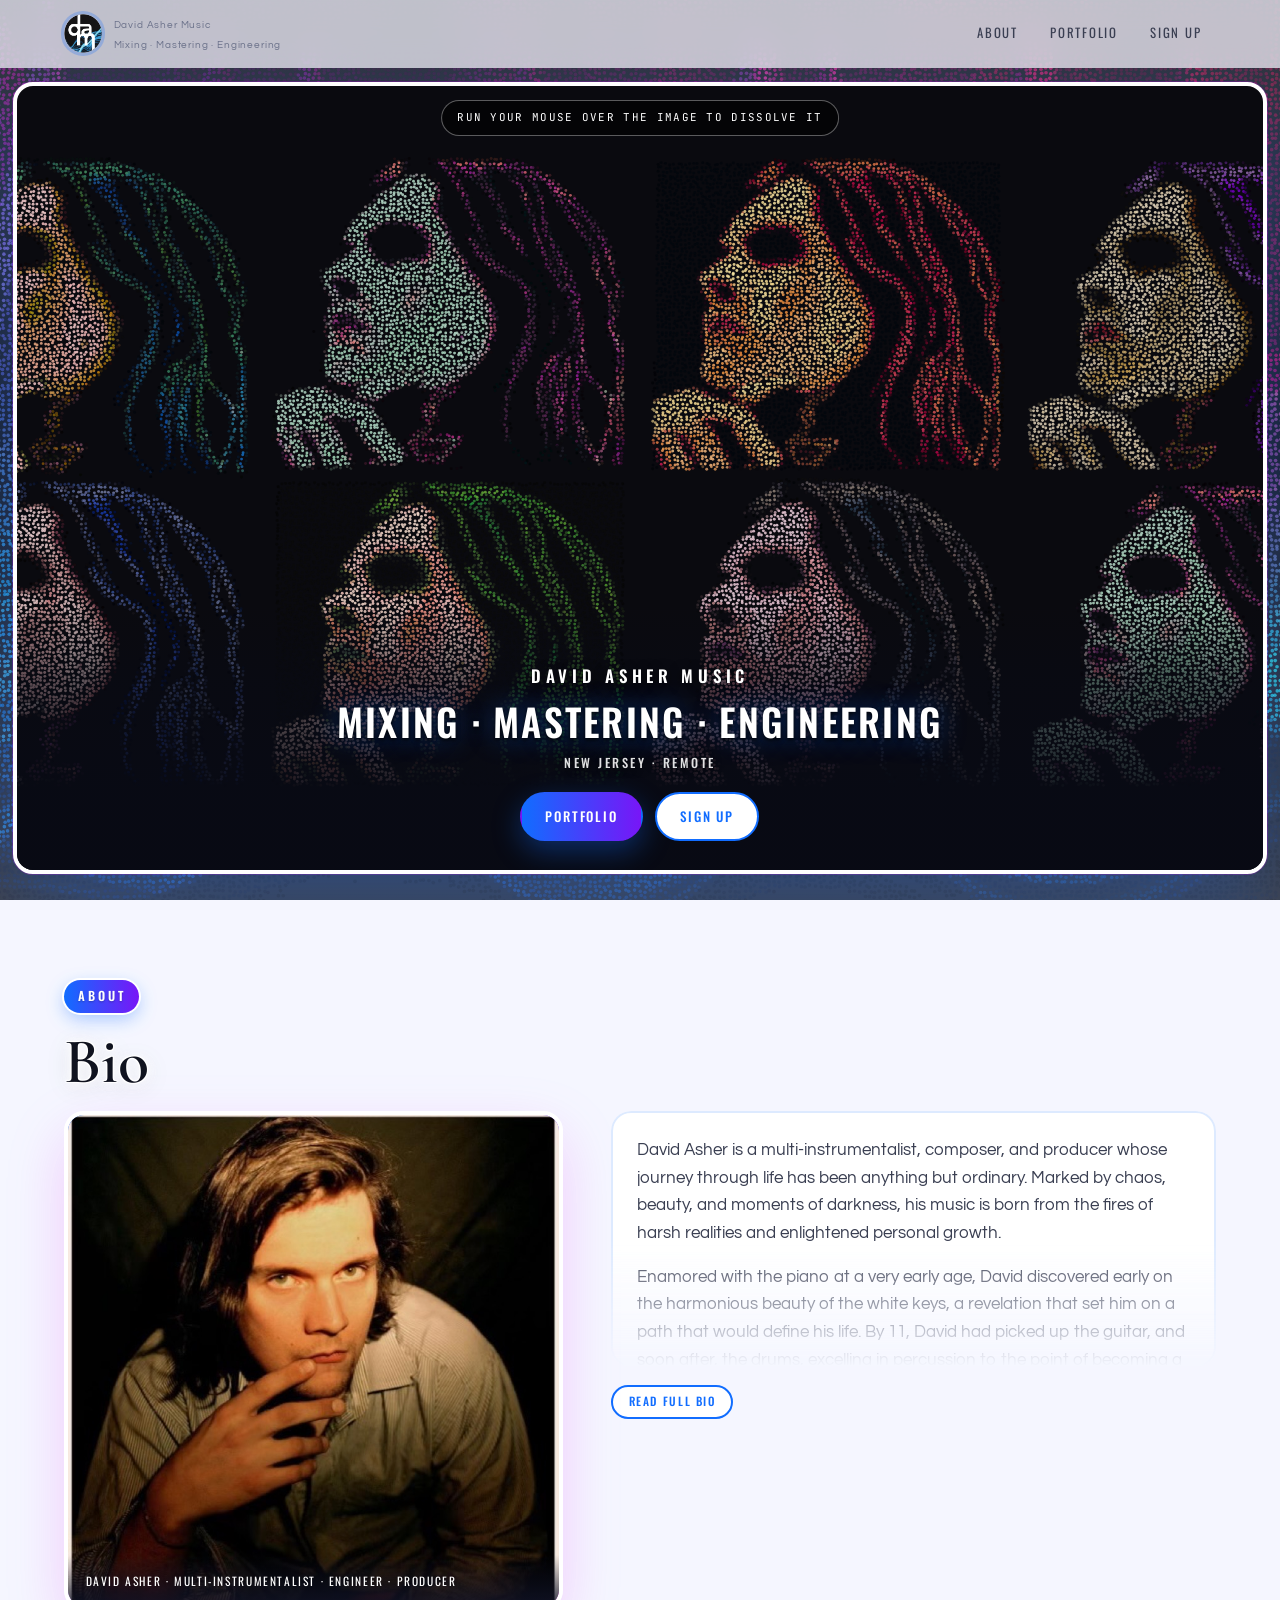
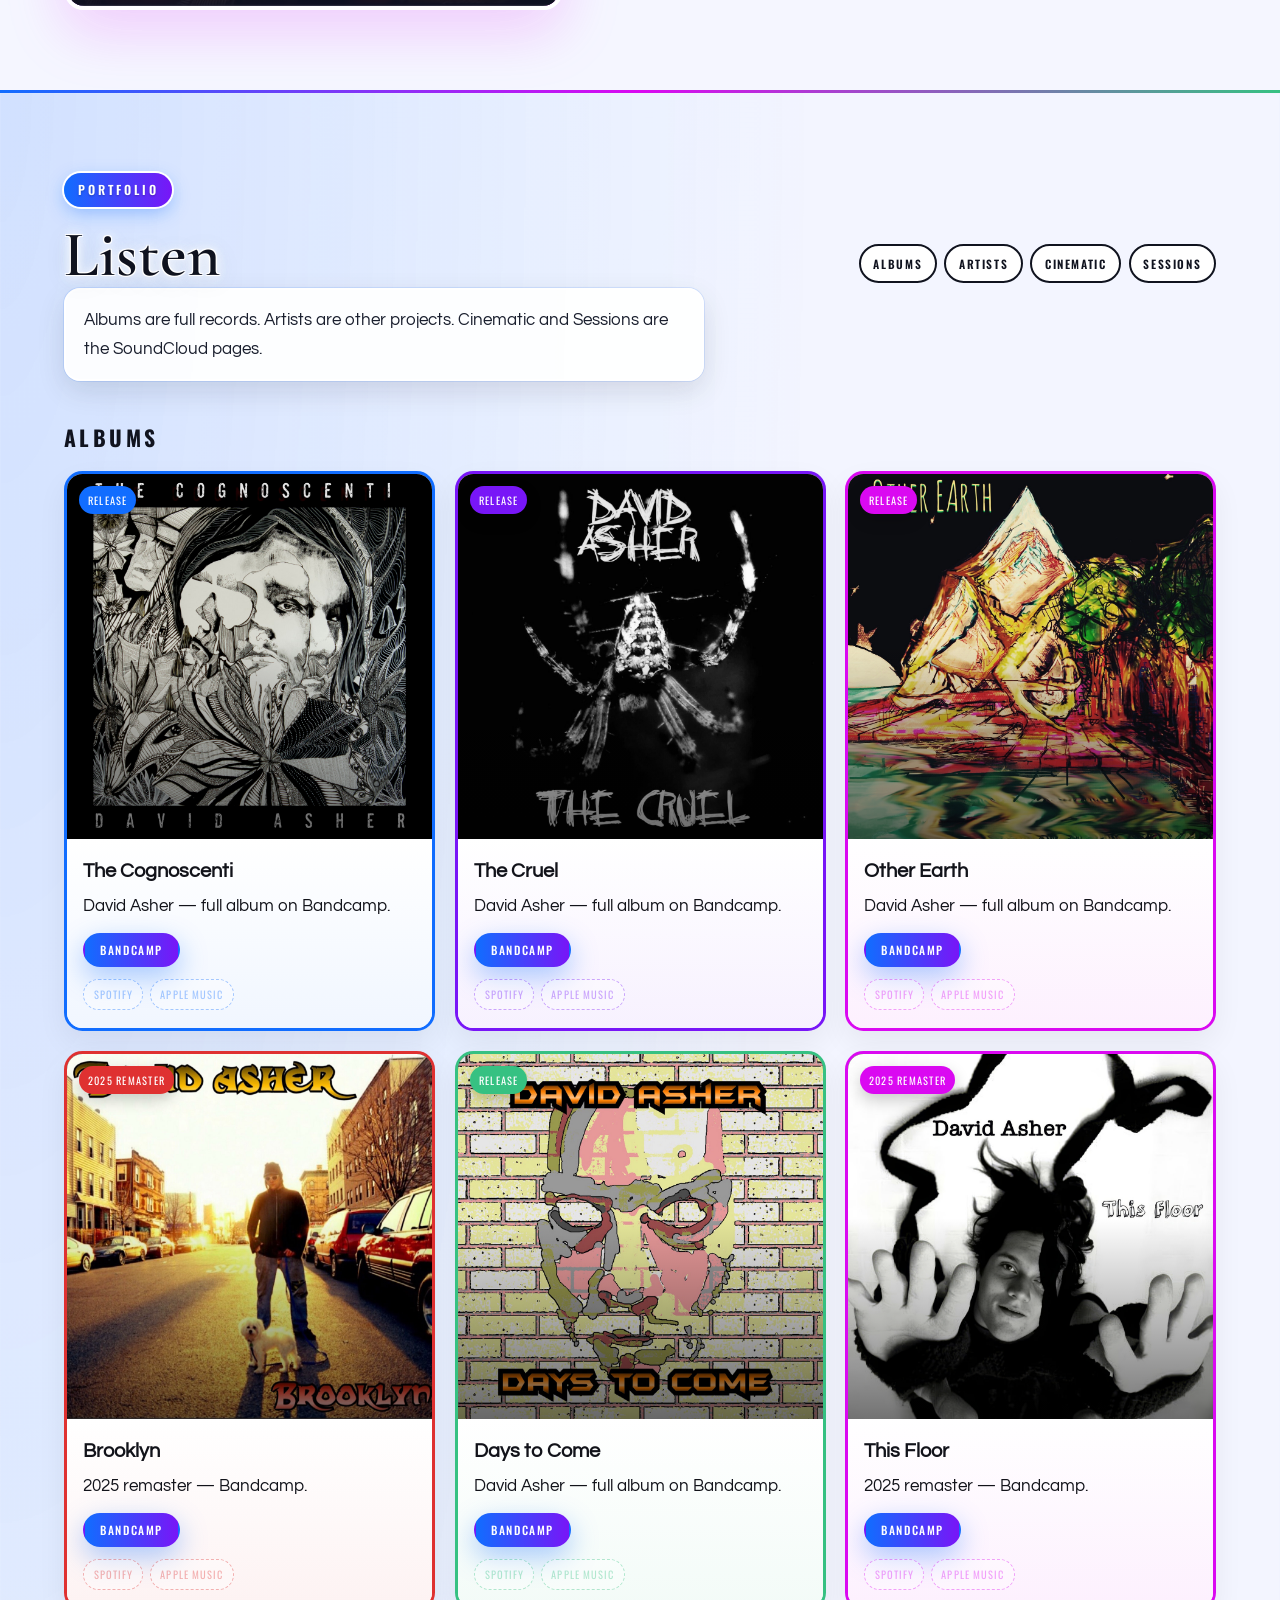
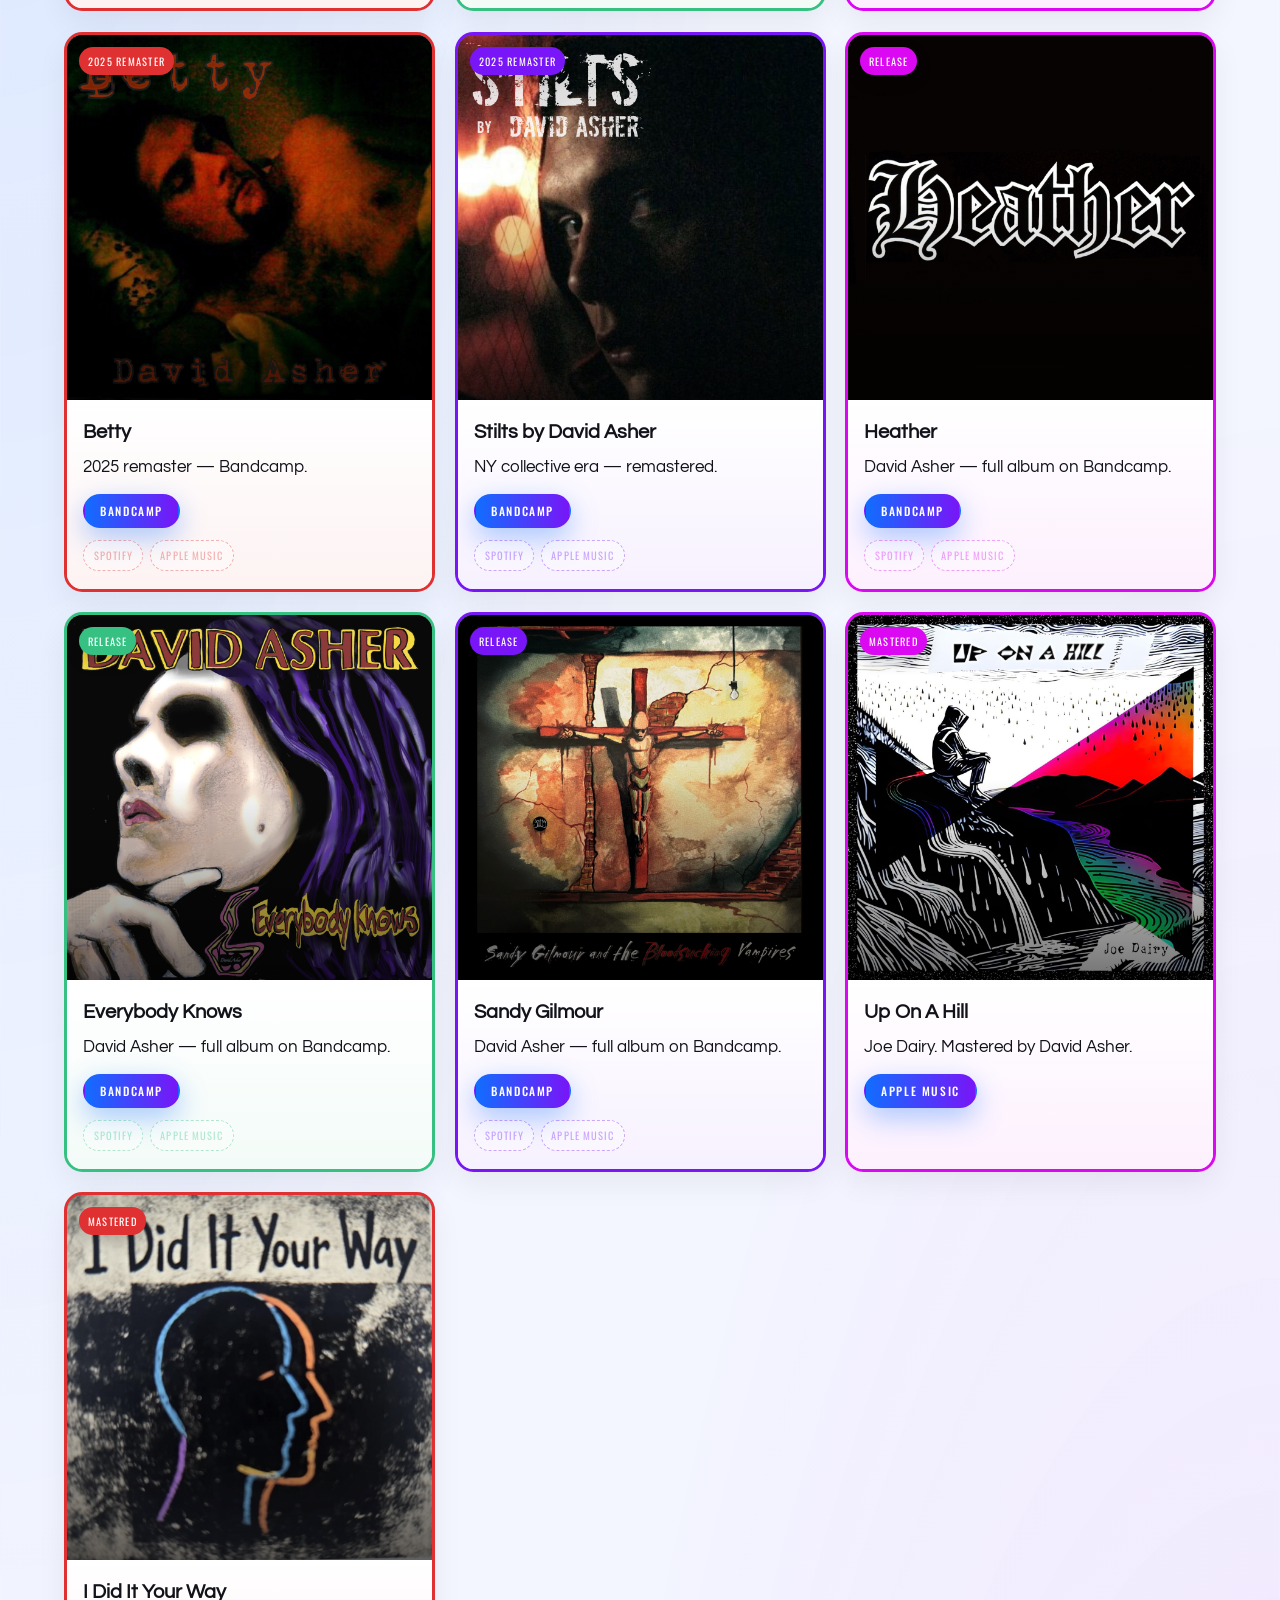
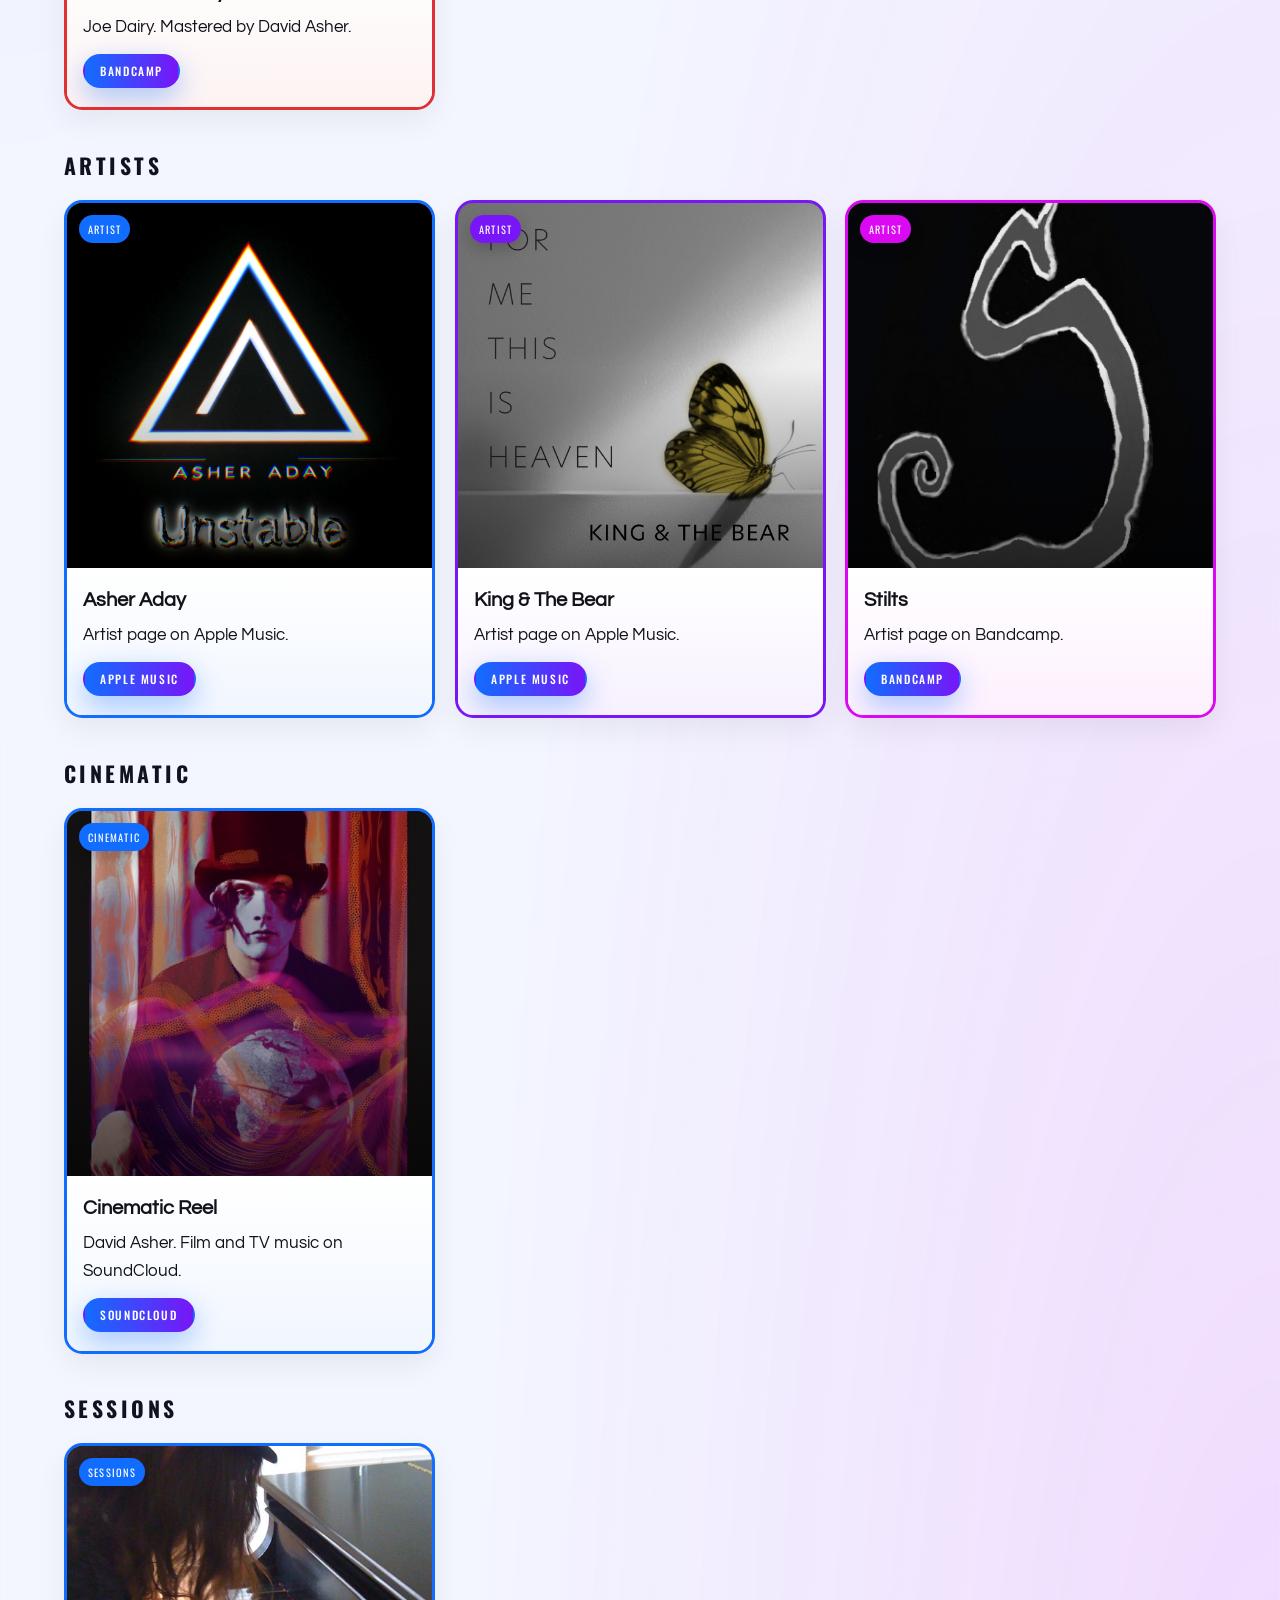
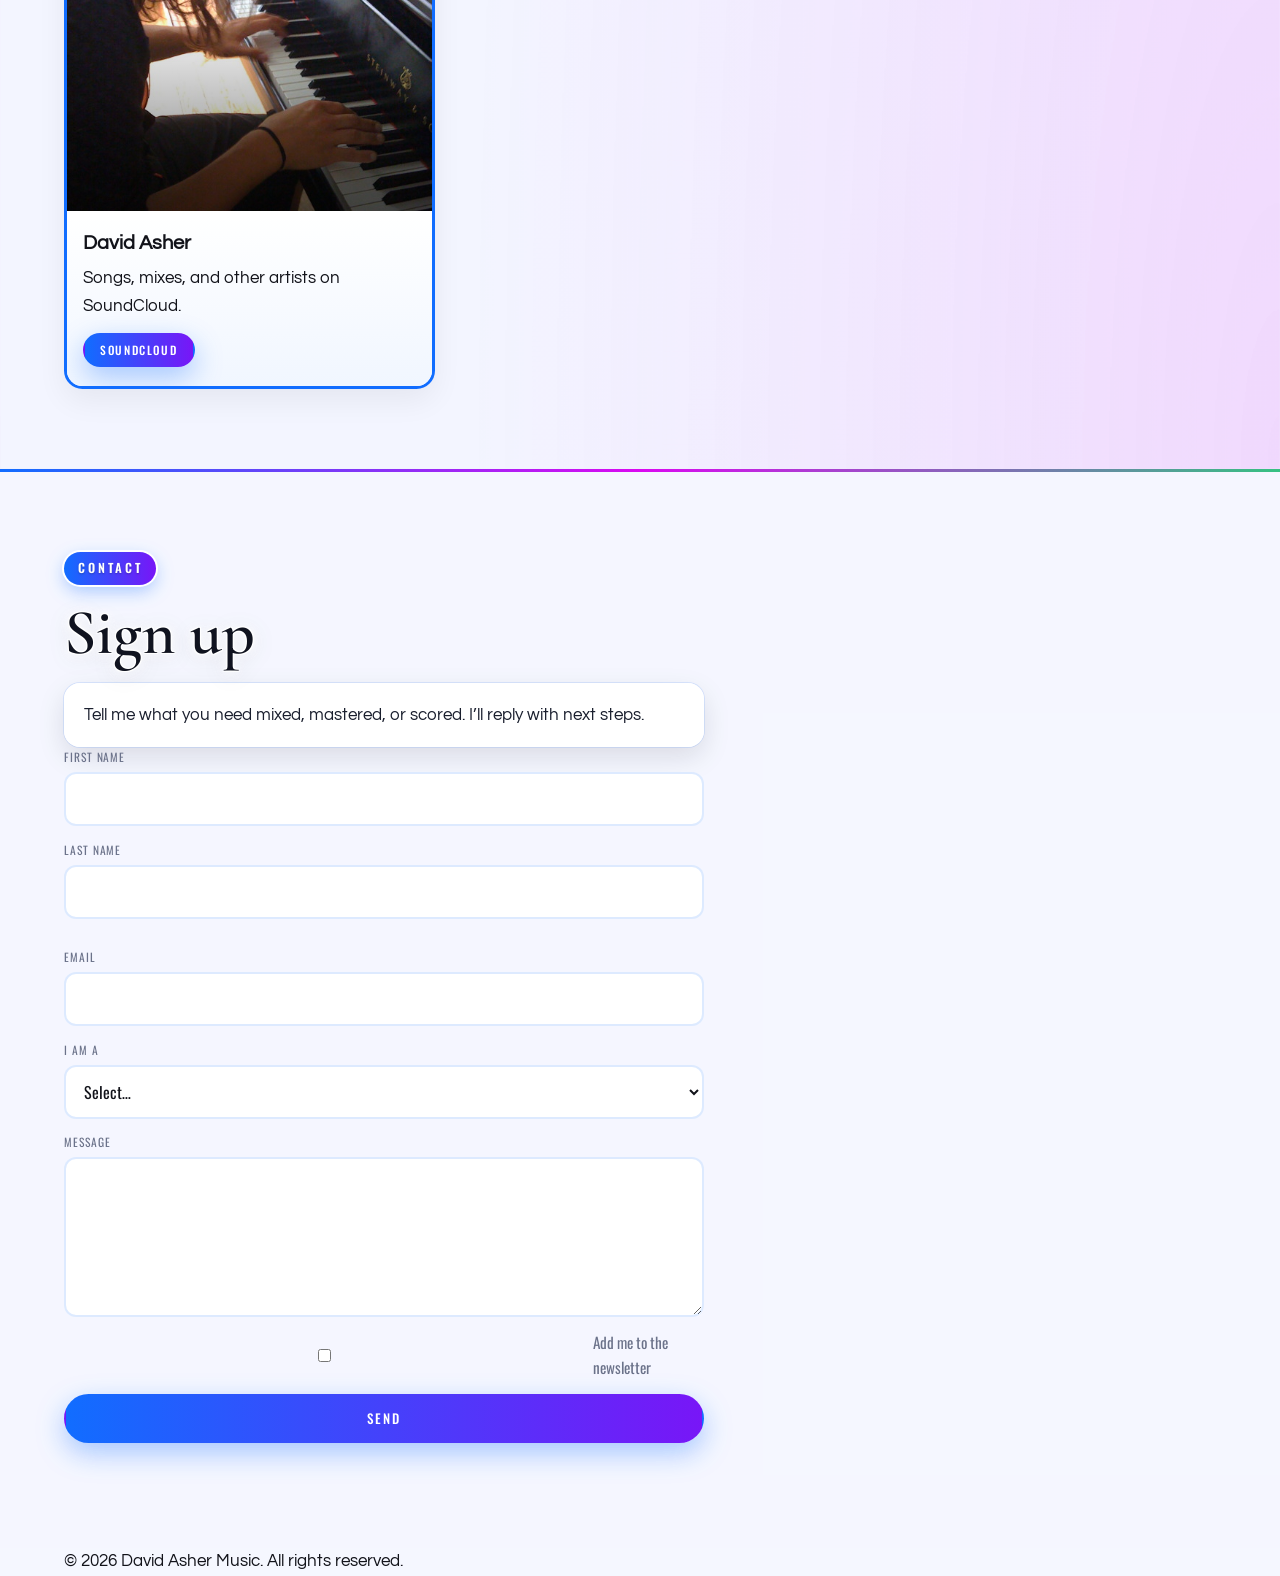
<file: index.html>
<!DOCTYPE html>
<html lang="en">
  <head>
    <meta charset="utf-8" />
    <meta name="viewport" content="width=device-width, initial-scale=1, viewport-fit=cover" />
    <title>David Asher Music - Mixing | Mastering | Engineering</title>
    <meta name="description" content="David Asher Music. Mixing, mastering and engineering." />
    <meta name="theme-color" content="#116dff" />
    <link rel="icon" href="assets/favicon.png" type="image/png" />
    <link rel="preconnect" href="https://fonts.googleapis.com" />
    <link rel="preconnect" href="https://fonts.gstatic.com" crossorigin />
    <link
      href="https://fonts.googleapis.com/css2?family=Cormorant+Garamond:ital,wght@0,500;0,600;1,400&family=JetBrains+Mono:wght@400;500&family=Oswald:wght@400;500&family=Questrial&display=swap"
      rel="stylesheet"
    />
    <link rel="stylesheet" href="css/styles.css" />
    <script type="application/ld+json">
      {
        "@context": "https://schema.org/",
        "@type": "LocalBusiness",
        "name": "David Asher Music",
        "url": "https://davidasher1122.wixsite.com/david-asher-music",
        "description": "Mixing, mastering and engineering.",
        "address": { "@type": "PostalAddress", "addressRegion": "NJ", "addressCountry": "US" }
      }
    </script>
  </head>
  <body>
    <div class="boot-loader" aria-hidden="true">
      <div class="boot-loader__inner">
        <div class="boot-loader__bars">
          <span></span><span></span><span></span><span></span><span></span><span></span><span></span>
        </div>
        <p class="boot-loader__label">David Asher Music</p>
      </div>
    </div>

    <!-- Background A–E: particle images that dissolve under the mouse -->
    <div class="bg-stage" aria-hidden="true">
      <canvas id="bg-canvas"></canvas>
      <div class="bg-stage__veil"></div>
    </div>

    <div class="scroll-progress" aria-hidden="true"></div>

    <header class="site-header">
      <nav class="nav" aria-label="Primary">
        <a class="logo" href="#top">
          <img src="assets/wix/logo-mark.png" alt="" width="40" height="40" />
          <span>
            David Asher Music
            <span>Mixing · Mastering · Engineering</span>
          </span>
        </a>
        <ul class="nav__links">
          <li><a href="#about">About</a></li>
          <li><a href="#portfolio">Portfolio</a></li>
          <li><a href="#signup">Sign up</a></li>
        </ul>
        <button class="nav-toggle" type="button" aria-label="Open menu" aria-expanded="false" aria-controls="nav-drawer">
          <span></span><span></span><span></span>
        </button>
      </nav>
    </header>

    <div class="nav-drawer" id="nav-drawer">
      <a href="#about">About</a>
      <a href="#portfolio">Portfolio</a>
      <a href="#signup">Sign up</a>
    </div>

    <main id="top">
      <!-- HERO: main interactive image — majority of screen -->
      <section class="hero" aria-label="Intro">
        <div class="hero__stage">
          <button type="button" class="hero__enter" id="hero-enter">Enter</button>
          <canvas
            id="hero-canvas"
            class="hero__canvas"
            aria-label="Main interactive image — move your mouse to dissolve"
          ></canvas>
          <p class="hero__hint">Run your mouse over the image to dissolve it</p>
          <div class="hero__overlay">
            <p class="hero__brand">David Asher Music</p>
            <h1>Mixing · Mastering · Engineering</h1>
            <p class="hero__tag">New Jersey · Remote</p>
            <div class="hero__actions">
              <a class="btn btn--primary" href="#portfolio" data-magnetic>Portfolio</a>
              <a class="btn btn--ghost btn--on-dark" href="#signup" data-magnetic>Sign up</a>
            </div>
          </div>
        </div>
      </section>

      <!-- ABOUT -->
      <section class="section" id="about">
        <div class="wrap">
          <p class="section__kicker" data-reveal>About</p>
          <h2 class="section__title" data-reveal>Bio</h2>
          <div class="about-grid">
            <div class="portrait" data-reveal data-tilt>
              <img
                src="assets/custom/profile-photo.jpg"
                alt="David Asher"
                width="800"
                height="800"
                loading="eager"
              />
              <p class="portrait__cap">David Asher · Multi-instrumentalist · Engineer · Producer</p>
            </div>
            <div class="bio-collapse" data-collapsed="true" data-reveal data-reveal-delay="1">
              <div class="prose">
                <p>
                  David Asher is a multi-instrumentalist, composer, and producer whose
                  journey through life has been anything but ordinary. Marked by chaos,
                  beauty, and moments of darkness, his music is born from the fires of
                  harsh realities and enlightened personal growth.
                </p>
                <p>
                  Enamored with the piano at a very early age, David discovered early on
                  the harmonious beauty of the white keys, a revelation that set him on a
                  path that would define his life. By 11, David had picked up the guitar,
                  and soon after, the drums, excelling in percussion to the point of
                  becoming a state and county champion. Starting sophomore year in high
                  school, he began performing timpani with The Trenton State Orchestra.
                  David’s accolades during these formative years were numerous, from drum
                  captain to chamber orchestra conductor, and lead singer and guitarist in
                  a rock band.
                </p>
                <p>
                  After high school, David’s musical career flourished as he played with
                  various groups, including the progressive rock band Sandy Gilmour and the
                  renowned NY music collective STILTS. His move from NJ to NYC allowed him
                  to live his dream as a working musician, eventually relocating to the
                  Hamptons where he became a sought-after performer. He played from Montauk
                  to Sunrise Highway, joining the legendary Long Island band Satchel Boogie
                  and performing with some of the most talented musicians in the area.
                </p>
                <p>
                  For the next decade, David lived as a professional musician and songwriter
                  until a tragic accident left him paralyzed from the waist down. Refusing
                  to be discouraged, David reinvented himself as a mix engineer and producer,
                  starting his own business. Yet, his passion for composing remained
                  undiminished. Determined to pursue his love for film and TV scoring, David
                  found a mentor in Robbie Teehan, a Canadian composer with a prolific career
                  in media composition.
                </p>
                <p>
                  David’s music is a testament to his life’s experiences, infused with every
                  ounce of joy and every gallon of pain. His masterful use of motifs,
                  intricate layering, and breathtaking builds, combined with his exceptional
                  production skills, make him an invaluable asset for any film score.
                  <strong>David Asher transforms cinematic visions into unforgettable auditory experiences.</strong>
                </p>
              </div>
              <p style="margin-top: 1.1rem">
                <button type="button" class="btn btn--ghost btn--sm" data-bio-toggle aria-expanded="false">
                  Read full bio
                </button>
              </p>
            </div>
          </div>
        </div>
      </section>

      <!-- PORTFOLIO with REAL Bandcamp covers -->
      <section class="section section--portfolio" id="portfolio">
        <div class="wrap">
          <p class="section__kicker" data-reveal>Portfolio</p>
          <div class="listen-head">
            <h2 class="section__title" data-reveal>Listen</h2>
            <nav class="listen-jumps" aria-label="Listen categories">
              <a href="#albums">Albums</a>
              <a href="#artists">Artists</a>
              <a href="#cinematic">Cinematic</a>
              <a href="#sessions">Sessions</a>
            </nav>
          </div>
          <p class="section__lede" data-reveal>
            Albums are full records. Artists are other projects. Cinematic and Sessions are the SoundCloud pages.
          </p>

          <h3 class="listen-group" id="albums">Albums</h3>
          <div class="portfolio-grid">
            <article class="track" data-tilt data-reveal data-reveal-delay="1" style="--playhead: 0%">
              <div class="track__art">
                <img src="assets/covers/the-cognoscenti.jpg" alt="The Cognoscenti album cover" width="700" height="700" loading="lazy" />
                <span class="track__tag">Release</span>
                <div class="track__playhead"></div>
              </div>
              <div class="track__body">
                <h3>The Cognoscenti</h3>
                <p>David Asher — full album on Bandcamp.</p>
                <div class="track__actions">
                  <a class="btn btn--primary btn--sm" href="https://davidasher.bandcamp.com/album/the-cognoscenti" target="_blank" rel="noopener noreferrer">Bandcamp</a>
                </div>
                <div class="track__stream">
                  <a class="is-empty" href="#" data-service="spotify" title="Add Spotify link">Spotify</a>
                  <a class="is-empty" href="#" data-service="apple" title="Add Apple Music link">Apple Music</a>
                </div>
              </div>
            </article>

            <article class="track" data-tilt data-reveal data-reveal-delay="2" style="--playhead: 0%">
              <div class="track__art">
                <img src="assets/covers/the-cruel.jpg" alt="The Cruel album cover" width="700" height="700" loading="lazy" />
                <span class="track__tag">Release</span>
                <div class="track__playhead"></div>
              </div>
              <div class="track__body">
                <h3>The Cruel</h3>
                <p>David Asher — full album on Bandcamp.</p>
                <div class="track__actions">
                  <a class="btn btn--primary btn--sm" href="https://davidasher.bandcamp.com/album/the-cruel" target="_blank" rel="noopener noreferrer">Bandcamp</a>
                </div>
                <div class="track__stream">
                  <a class="is-empty" href="#" data-service="spotify" title="Add Spotify link">Spotify</a>
                  <a class="is-empty" href="#" data-service="apple" title="Add Apple Music link">Apple Music</a>
                </div>
              </div>
            </article>

            <article class="track" data-tilt data-reveal data-reveal-delay="3" style="--playhead: 0%">
              <div class="track__art">
                <img src="assets/covers/other-earth.jpg" alt="Other Earth album cover" width="700" height="700" loading="lazy" />
                <span class="track__tag">Release</span>
                <div class="track__playhead"></div>
              </div>
              <div class="track__body">
                <h3>Other Earth</h3>
                <p>David Asher — full album on Bandcamp.</p>
                <div class="track__actions">
                  <a class="btn btn--primary btn--sm" href="https://davidasher.bandcamp.com/album/other-earth" target="_blank" rel="noopener noreferrer">Bandcamp</a>
                </div>
                <div class="track__stream">
                  <a class="is-empty" href="#" data-service="spotify" title="Add Spotify link">Spotify</a>
                  <a class="is-empty" href="#" data-service="apple" title="Add Apple Music link">Apple Music</a>
                </div>
              </div>
            </article>

            <article class="track" data-tilt data-reveal data-reveal-delay="1" style="--playhead: 0%">
              <div class="track__art">
                <img src="assets/covers/brooklyn.jpg" alt="Brooklyn 2025 remaster album cover" width="700" height="700" loading="lazy" />
                <span class="track__tag">2025 remaster</span>
                <div class="track__playhead"></div>
              </div>
              <div class="track__body">
                <h3>Brooklyn</h3>
                <p>2025 remaster — Bandcamp.</p>
                <div class="track__actions">
                  <a class="btn btn--primary btn--sm" href="https://davidasher.bandcamp.com/album/brooklyn-2025-remaster" target="_blank" rel="noopener noreferrer">Bandcamp</a>
                </div>
                <div class="track__stream">
                  <a class="is-empty" href="#" data-service="spotify" title="Add Spotify link">Spotify</a>
                  <a class="is-empty" href="#" data-service="apple" title="Add Apple Music link">Apple Music</a>
                </div>
              </div>
            </article>

            <article class="track" data-tilt data-reveal data-reveal-delay="2" style="--playhead: 0%">
              <div class="track__art">
                <img src="assets/covers/days-to-come.jpg" alt="Days to Come album cover" width="700" height="700" loading="lazy" />
                <span class="track__tag">Release</span>
                <div class="track__playhead"></div>
              </div>
              <div class="track__body">
                <h3>Days to Come</h3>
                <p>David Asher — full album on Bandcamp.</p>
                <div class="track__actions">
                  <a class="btn btn--primary btn--sm" href="https://davidasher.bandcamp.com/album/days-to-come" target="_blank" rel="noopener noreferrer">Bandcamp</a>
                </div>
                <div class="track__stream">
                  <a class="is-empty" href="#" data-service="spotify" title="Add Spotify link">Spotify</a>
                  <a class="is-empty" href="#" data-service="apple" title="Add Apple Music link">Apple Music</a>
                </div>
              </div>
            </article>

            <article class="track" data-tilt data-reveal data-reveal-delay="3" style="--playhead: 0%">
              <div class="track__art">
                <img src="assets/covers/this-floor.jpg" alt="This Floor 2025 remaster album cover" width="700" height="700" loading="lazy" />
                <span class="track__tag">2025 remaster</span>
                <div class="track__playhead"></div>
              </div>
              <div class="track__body">
                <h3>This Floor</h3>
                <p>2025 remaster — Bandcamp.</p>
                <div class="track__actions">
                  <a class="btn btn--primary btn--sm" href="https://davidasher.bandcamp.com/album/this-floor-2025-remaster" target="_blank" rel="noopener noreferrer">Bandcamp</a>
                </div>
                <div class="track__stream">
                  <a class="is-empty" href="#" data-service="spotify" title="Add Spotify link">Spotify</a>
                  <a class="is-empty" href="#" data-service="apple" title="Add Apple Music link">Apple Music</a>
                </div>
              </div>
            </article>

            <article class="track" data-tilt data-reveal data-reveal-delay="1" style="--playhead: 0%">
              <div class="track__art">
                <img src="assets/covers/betty.jpg" alt="Betty 2025 remaster album cover" width="700" height="700" loading="lazy" />
                <span class="track__tag">2025 remaster</span>
                <div class="track__playhead"></div>
              </div>
              <div class="track__body">
                <h3>Betty</h3>
                <p>2025 remaster — Bandcamp.</p>
                <div class="track__actions">
                  <a class="btn btn--primary btn--sm" href="https://davidasher.bandcamp.com/album/betty-2025-remaster" target="_blank" rel="noopener noreferrer">Bandcamp</a>
                </div>
                <div class="track__stream">
                  <a class="is-empty" href="#" data-service="spotify" title="Add Spotify link">Spotify</a>
                  <a class="is-empty" href="#" data-service="apple" title="Add Apple Music link">Apple Music</a>
                </div>
              </div>
            </article>

            <article class="track" data-tilt data-reveal data-reveal-delay="2" style="--playhead: 0%">
              <div class="track__art">
                <img src="assets/covers/stilts.jpg" alt="Stilts by David Asher album cover" width="700" height="700" loading="lazy" />
                <span class="track__tag">2025 remaster</span>
                <div class="track__playhead"></div>
              </div>
              <div class="track__body">
                <h3>Stilts by David Asher</h3>
                <p>NY collective era — remastered.</p>
                <div class="track__actions">
                  <a class="btn btn--primary btn--sm" href="https://davidasher.bandcamp.com/album/stilts-by-david-asher-2025-remaster" target="_blank" rel="noopener noreferrer">Bandcamp</a>
                </div>
                <div class="track__stream">
                  <a class="is-empty" href="#" data-service="spotify" title="Add Spotify link">Spotify</a>
                  <a class="is-empty" href="#" data-service="apple" title="Add Apple Music link">Apple Music</a>
                </div>
              </div>
            </article>

            <article class="track" data-tilt data-reveal data-reveal-delay="3" style="--playhead: 0%">
              <div class="track__art">
                <img src="assets/covers/heather.jpg" alt="Heather album cover" width="700" height="700" loading="lazy" />
                <span class="track__tag">Release</span>
                <div class="track__playhead"></div>
              </div>
              <div class="track__body">
                <h3>Heather</h3>
                <p>David Asher — full album on Bandcamp.</p>
                <div class="track__actions">
                  <a class="btn btn--primary btn--sm" href="https://davidasher.bandcamp.com/album/heather" target="_blank" rel="noopener noreferrer">Bandcamp</a>
                </div>
                <div class="track__stream">
                  <a class="is-empty" href="#" data-service="spotify" title="Add Spotify link">Spotify</a>
                  <a class="is-empty" href="#" data-service="apple" title="Add Apple Music link">Apple Music</a>
                </div>
              </div>
            </article>

            <article class="track" data-tilt data-reveal data-reveal-delay="1" style="--playhead: 0%">
              <div class="track__art">
                <img src="assets/covers/everybody-knows.jpg" alt="Everybody Knows album cover" width="700" height="700" loading="lazy" />
                <span class="track__tag">Release</span>
                <div class="track__playhead"></div>
              </div>
              <div class="track__body">
                <h3>Everybody Knows</h3>
                <p>David Asher — full album on Bandcamp.</p>
                <div class="track__actions">
                  <a class="btn btn--primary btn--sm" href="https://davidasher.bandcamp.com/album/everybody-knows" target="_blank" rel="noopener noreferrer">Bandcamp</a>
                </div>
                <div class="track__stream">
                  <a class="is-empty" href="#" data-service="spotify" title="Add Spotify link">Spotify</a>
                  <a class="is-empty" href="#" data-service="apple" title="Add Apple Music link">Apple Music</a>
                </div>
              </div>
            </article>

            <article class="track" data-tilt data-reveal data-reveal-delay="2" style="--playhead: 0%">
              <div class="track__art">
                <img src="assets/covers/sandy-gilmour.jpg" alt="Sandy Gilmour album cover" width="700" height="700" loading="lazy" />
                <span class="track__tag">Release</span>
                <div class="track__playhead"></div>
              </div>
              <div class="track__body">
                <h3>Sandy Gilmour</h3>
                <p>David Asher — full album on Bandcamp.</p>
                <div class="track__actions">
                  <a class="btn btn--primary btn--sm" href="https://davidasher.bandcamp.com/album/sandy-gilmour" target="_blank" rel="noopener noreferrer">Bandcamp</a>
                </div>
                <div class="track__stream">
                  <a class="is-empty" href="#" data-service="spotify" title="Add Spotify link">Spotify</a>
                  <a class="is-empty" href="#" data-service="apple" title="Add Apple Music link">Apple Music</a>
                </div>
              </div>
            </article>

            <article class="track" data-tilt data-reveal data-reveal-delay="3" style="--playhead: 0%">
              <div class="track__art">
                <img src="assets/covers/joe-dairy-up-on-a-hill.jpg" alt="Up On A Hill album cover" width="1200" height="1200" loading="lazy" />
                <span class="track__tag">Mastered</span>
                <div class="track__playhead"></div>
              </div>
              <div class="track__body">
                <h3>Up On A Hill</h3>
                <p>Joe Dairy. Mastered by David Asher.</p>
                <div class="track__actions">
                  <a class="btn btn--primary btn--sm" href="https://music.apple.com/us/album/up-on-a-hill/1806384552" target="_blank" rel="noopener noreferrer">Apple Music</a>
                </div>
              </div>
            </article>

            <article class="track" data-tilt data-reveal data-reveal-delay="1" style="--playhead: 0%">
              <div class="track__art">
                <img src="assets/covers/joe-dairy-i-did-it-your-way.jpg" alt="I Did It Your Way album cover" width="1200" height="1200" loading="lazy" />
                <span class="track__tag">Mastered</span>
                <div class="track__playhead"></div>
              </div>
              <div class="track__body">
                <h3>I Did It Your Way</h3>
                <p>Joe Dairy. Mastered by David Asher.</p>
                <div class="track__actions">
                  <a class="btn btn--primary btn--sm" href="https://joedairy.bandcamp.com/album/i-did-it-your-way" target="_blank" rel="noopener noreferrer">Bandcamp</a>
                </div>
              </div>
            </article>
          </div>

          <h3 class="listen-group" id="artists">Artists</h3>
          <div class="portfolio-grid">
            <article class="track" data-tilt data-reveal data-reveal-delay="1" style="--playhead: 0%">
              <div class="track__art">
                <img src="assets/covers/asher-aday.jpg" alt="Asher Aday" width="1200" height="1200" loading="lazy" />
                <span class="track__tag">Artist</span>
                <div class="track__playhead"></div>
              </div>
              <div class="track__body">
                <h3>Asher Aday</h3>
                <p>Artist page on Apple Music.</p>
                <div class="track__actions">
                  <a class="btn btn--primary btn--sm" href="https://music.apple.com/us/artist/asher-aday/1861651782" target="_blank" rel="noopener noreferrer">Apple Music</a>
                </div>
              </div>
            </article>

            <article class="track" data-tilt data-reveal data-reveal-delay="2" style="--playhead: 0%">
              <div class="track__art">
                <img src="assets/covers/king-and-the-bear.jpg" alt="King &amp; The Bear" width="1200" height="1200" loading="lazy" />
                <span class="track__tag">Artist</span>
                <div class="track__playhead"></div>
              </div>
              <div class="track__body">
                <h3>King &amp; The Bear</h3>
                <p>Artist page on Apple Music.</p>
                <div class="track__actions">
                  <a class="btn btn--primary btn--sm" href="https://music.apple.com/us/artist/king-the-bear/1780000420" target="_blank" rel="noopener noreferrer">Apple Music</a>
                </div>
              </div>
            </article>

            <article class="track" data-tilt data-reveal data-reveal-delay="3" style="--playhead: 0%">
              <div class="track__art">
                <img src="assets/covers/stilts-band.jpg" alt="Stilts" width="764" height="1024" loading="lazy" />
                <span class="track__tag">Artist</span>
                <div class="track__playhead"></div>
              </div>
              <div class="track__body">
                <h3>Stilts</h3>
                <p>Artist page on Bandcamp.</p>
                <div class="track__actions">
                  <a class="btn btn--primary btn--sm" href="https://stilts-band.bandcamp.com/" target="_blank" rel="noopener noreferrer">Bandcamp</a>
                </div>
              </div>
            </article>
          </div>

          <h3 class="listen-group" id="cinematic">Cinematic</h3>
          <div class="portfolio-grid">
            <article class="track" data-tilt data-reveal data-reveal-delay="1" style="--playhead: 0%">
              <div class="track__art">
                <img src="assets/covers/david-asher-cinematic.jpg" alt="David Asher’s Cinematic Reel" width="500" height="500" loading="lazy" />
                <span class="track__tag">Cinematic</span>
                <div class="track__playhead"></div>
              </div>
              <div class="track__body">
                <h3>Cinematic Reel</h3>
                <p>David Asher. Film and TV music on SoundCloud.</p>
                <div class="track__actions">
                  <a class="btn btn--primary btn--sm" href="https://soundcloud.com/david-asher-cinematic" target="_blank" rel="noopener noreferrer">SoundCloud</a>
                </div>
              </div>
            </article>
          </div>

          <h3 class="listen-group" id="sessions">Sessions</h3>
          <div class="portfolio-grid">
            <article class="track" data-tilt data-reveal data-reveal-delay="1" style="--playhead: 0%">
              <div class="track__art">
                <img src="assets/covers/david-asher-soundcloud.jpg" alt="David Asher at the piano" width="500" height="500" loading="lazy" />
                <span class="track__tag">Sessions</span>
                <div class="track__playhead"></div>
              </div>
              <div class="track__body">
                <h3>David Asher</h3>
                <p>Songs, mixes, and other artists on SoundCloud.</p>
                <div class="track__actions">
                  <a class="btn btn--primary btn--sm" href="https://soundcloud.com/david-asher" target="_blank" rel="noopener noreferrer">SoundCloud</a>
                </div>
              </div>
            </article>
          </div>
        </div>
      </section>

      <!-- SIGN UP -->
      <section class="section" id="signup">
        <div class="wrap">
          <p class="section__kicker" data-reveal>Contact</p>
          <h2 class="section__title" data-reveal>Sign up</h2>
          <p class="section__lede" data-reveal>
            Tell me what you need mixed, mastered, or scored. I’ll reply with next steps.
          </p>
          <form id="inquiry-form" class="inquiry-form" data-email="hello@davidasher.music" data-reveal>
            <div class="form-row">
              <label>
                First name
                <input type="text" name="first" required />
              </label>
              <label>
                Last name
                <input type="text" name="last" required />
              </label>
            </div>
            <label>
              Email
              <input type="email" name="email" required />
            </label>
            <label>
              I am a
              <select name="iam">
                <option value="">Select…</option>
                <option>Artist / band</option>
                <option>Label</option>
                <option>Film / TV / ads</option>
                <option>Other</option>
              </select>
            </label>
            <label>
              Message
              <textarea name="message" rows="5" required></textarea>
            </label>
            <label class="checkbox">
              <input type="checkbox" name="newsletter" value="Yes" />
              Add me to the newsletter
            </label>
            <button type="submit" class="btn btn--primary">Send</button>
            <p class="form-status" aria-live="polite"></p>
          </form>
        </div>
      </section>
    </main>

    <footer class="site-footer">
      <div class="wrap">
        <p>© <span data-year></span> David Asher Music. All rights reserved.</p>
      </div>
    </footer>

    <script src="js/main.js"></script>
  </body>
</html>
</file>
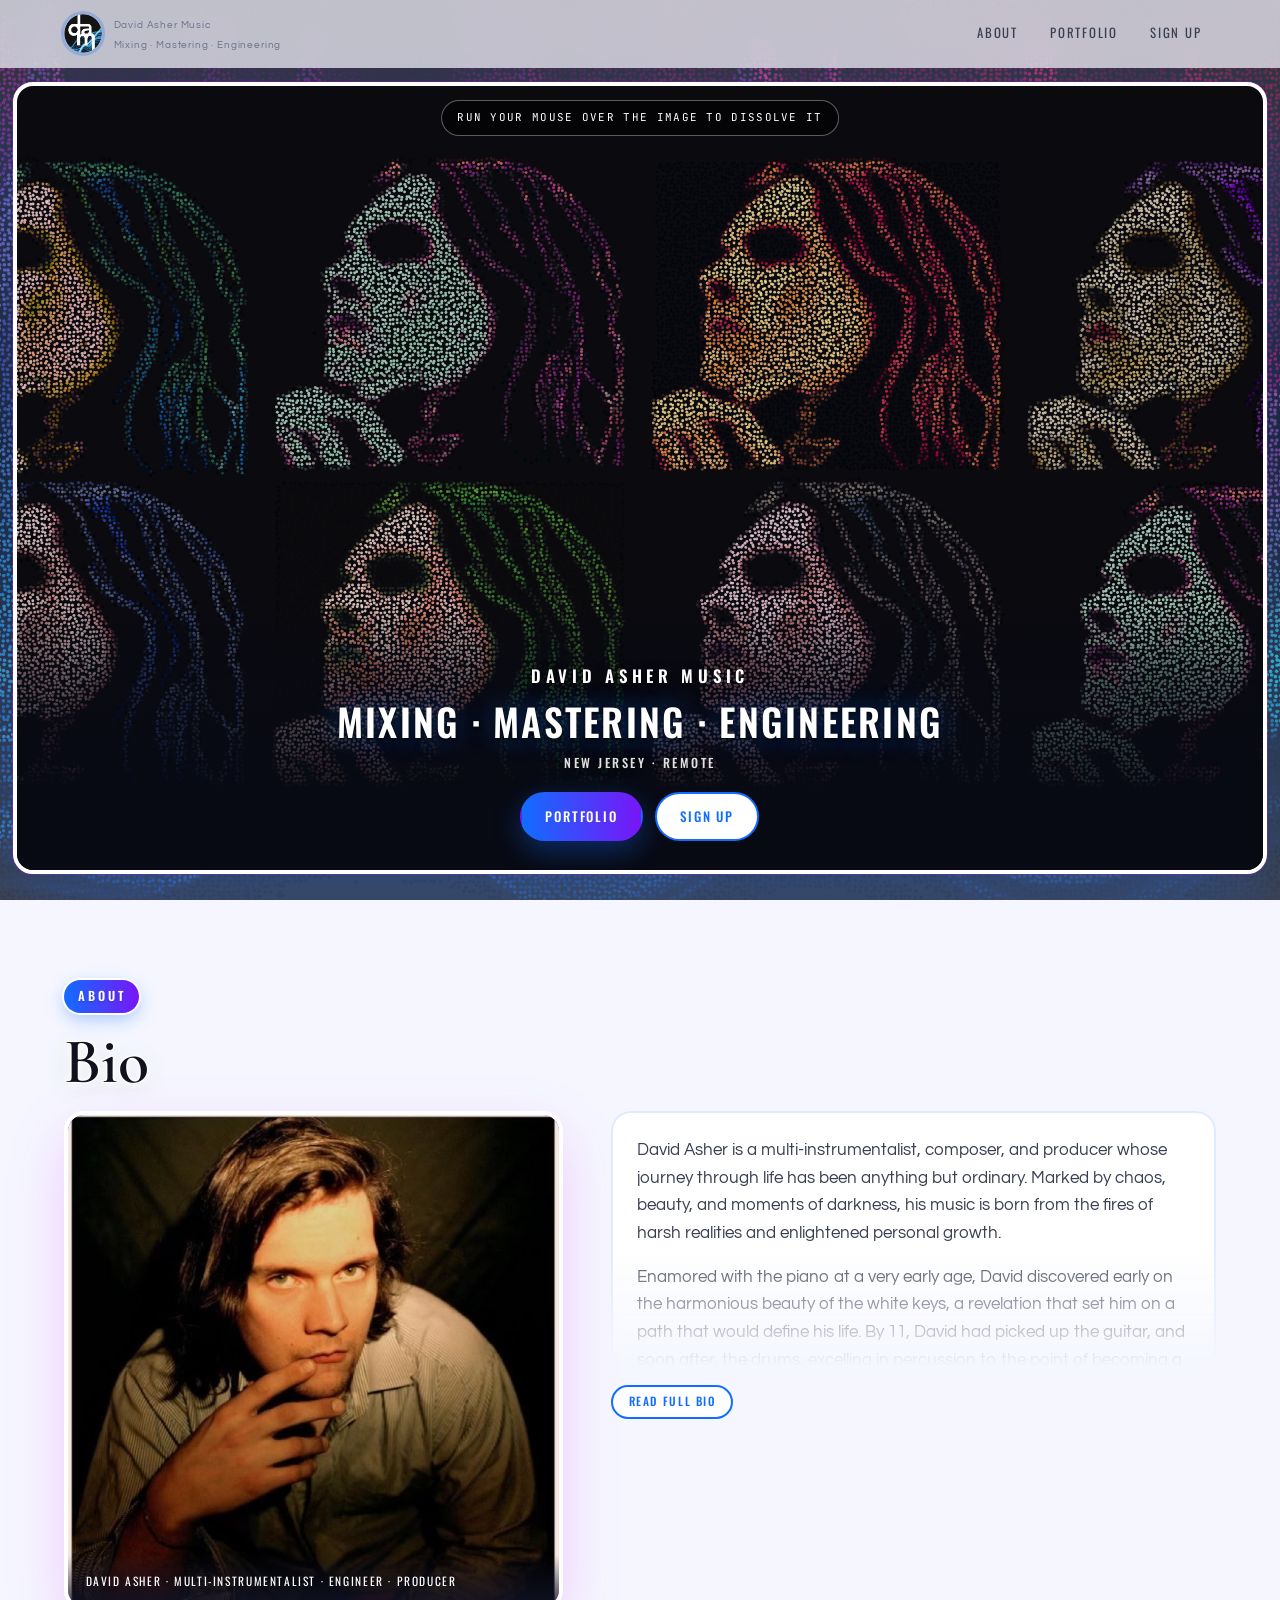
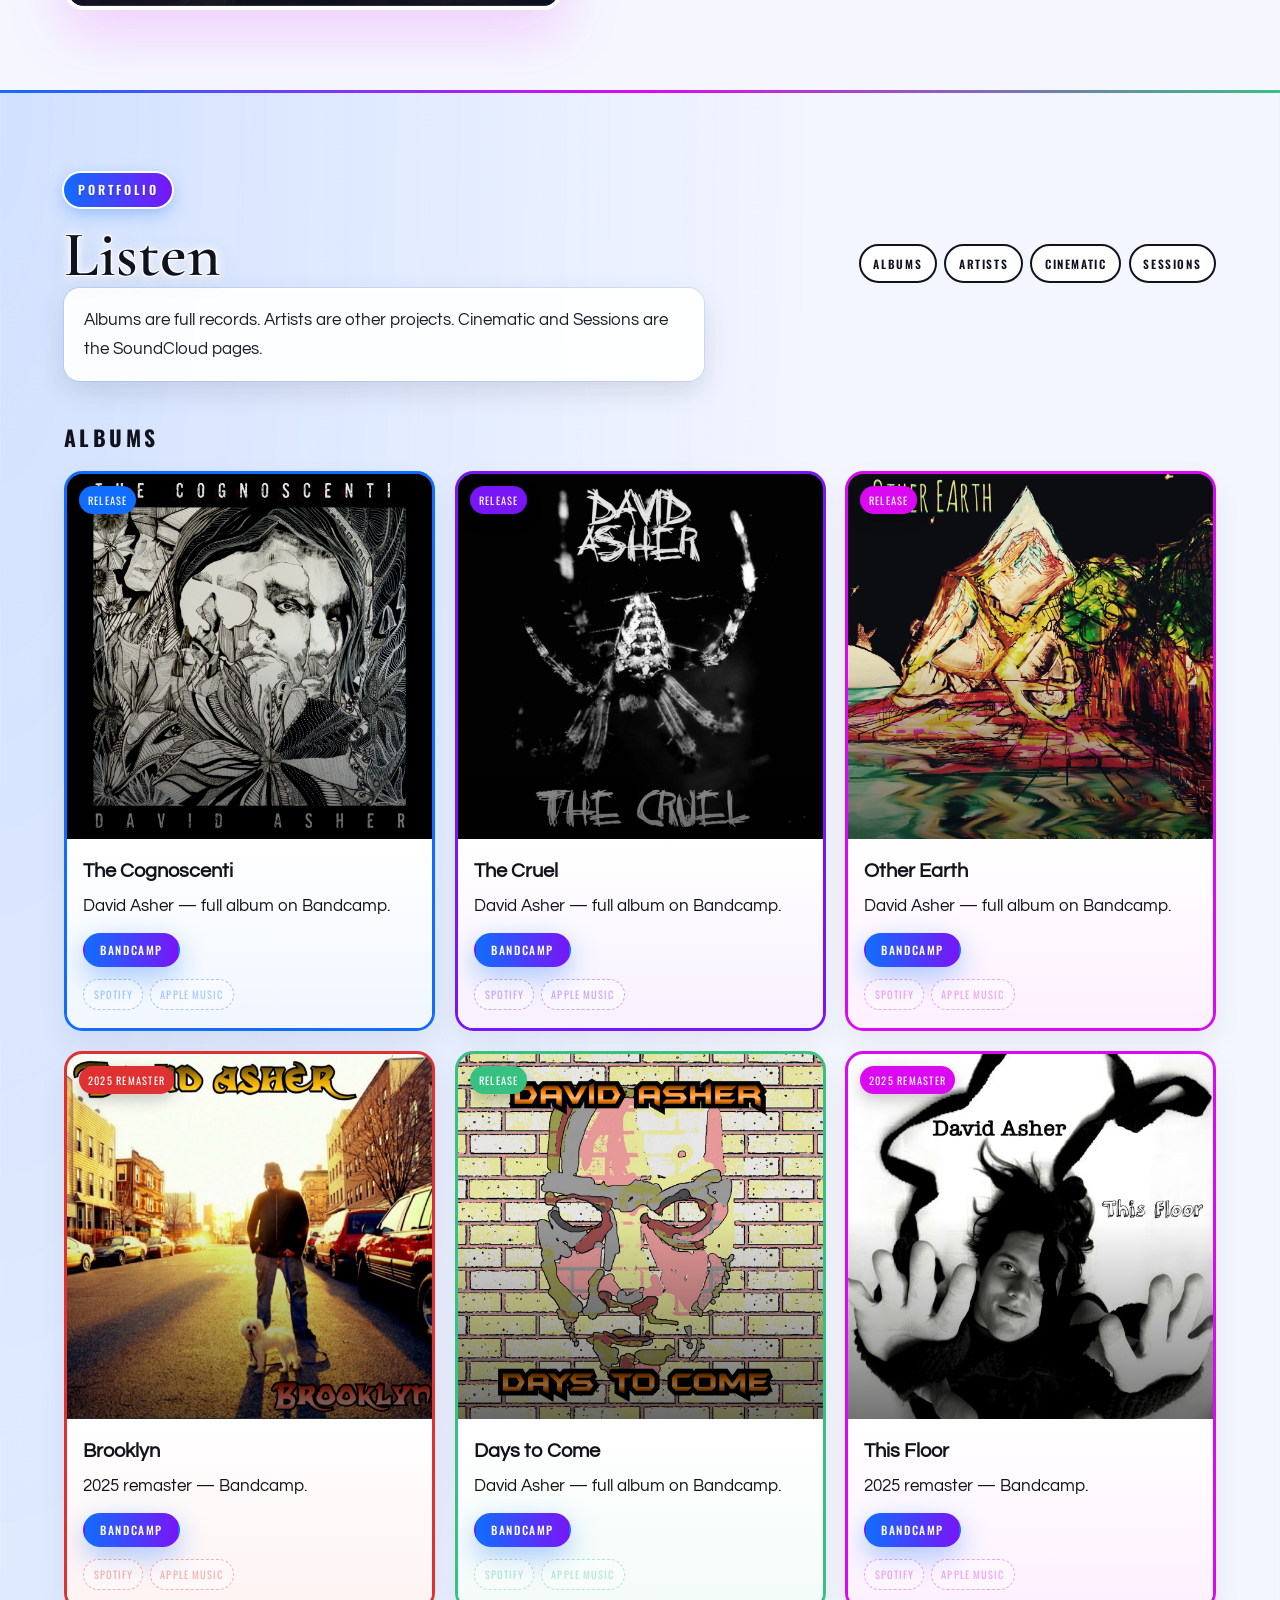
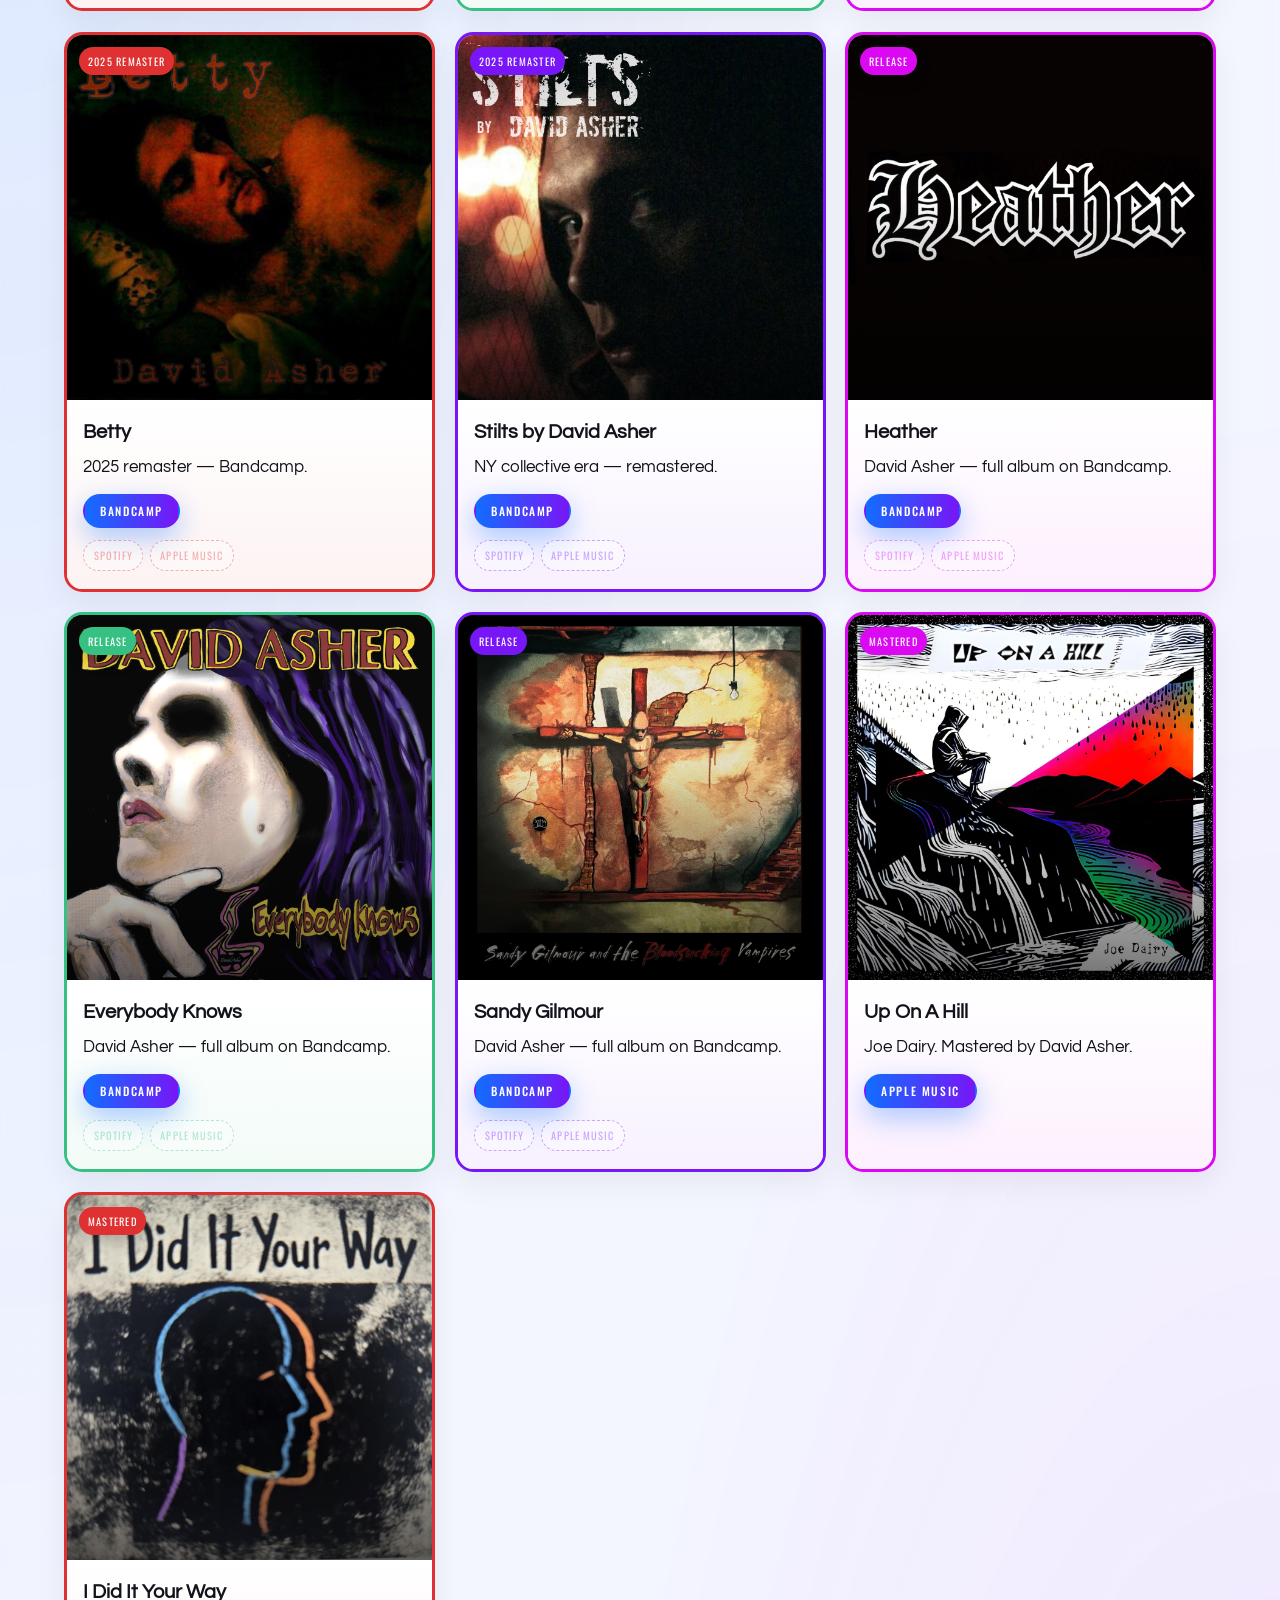
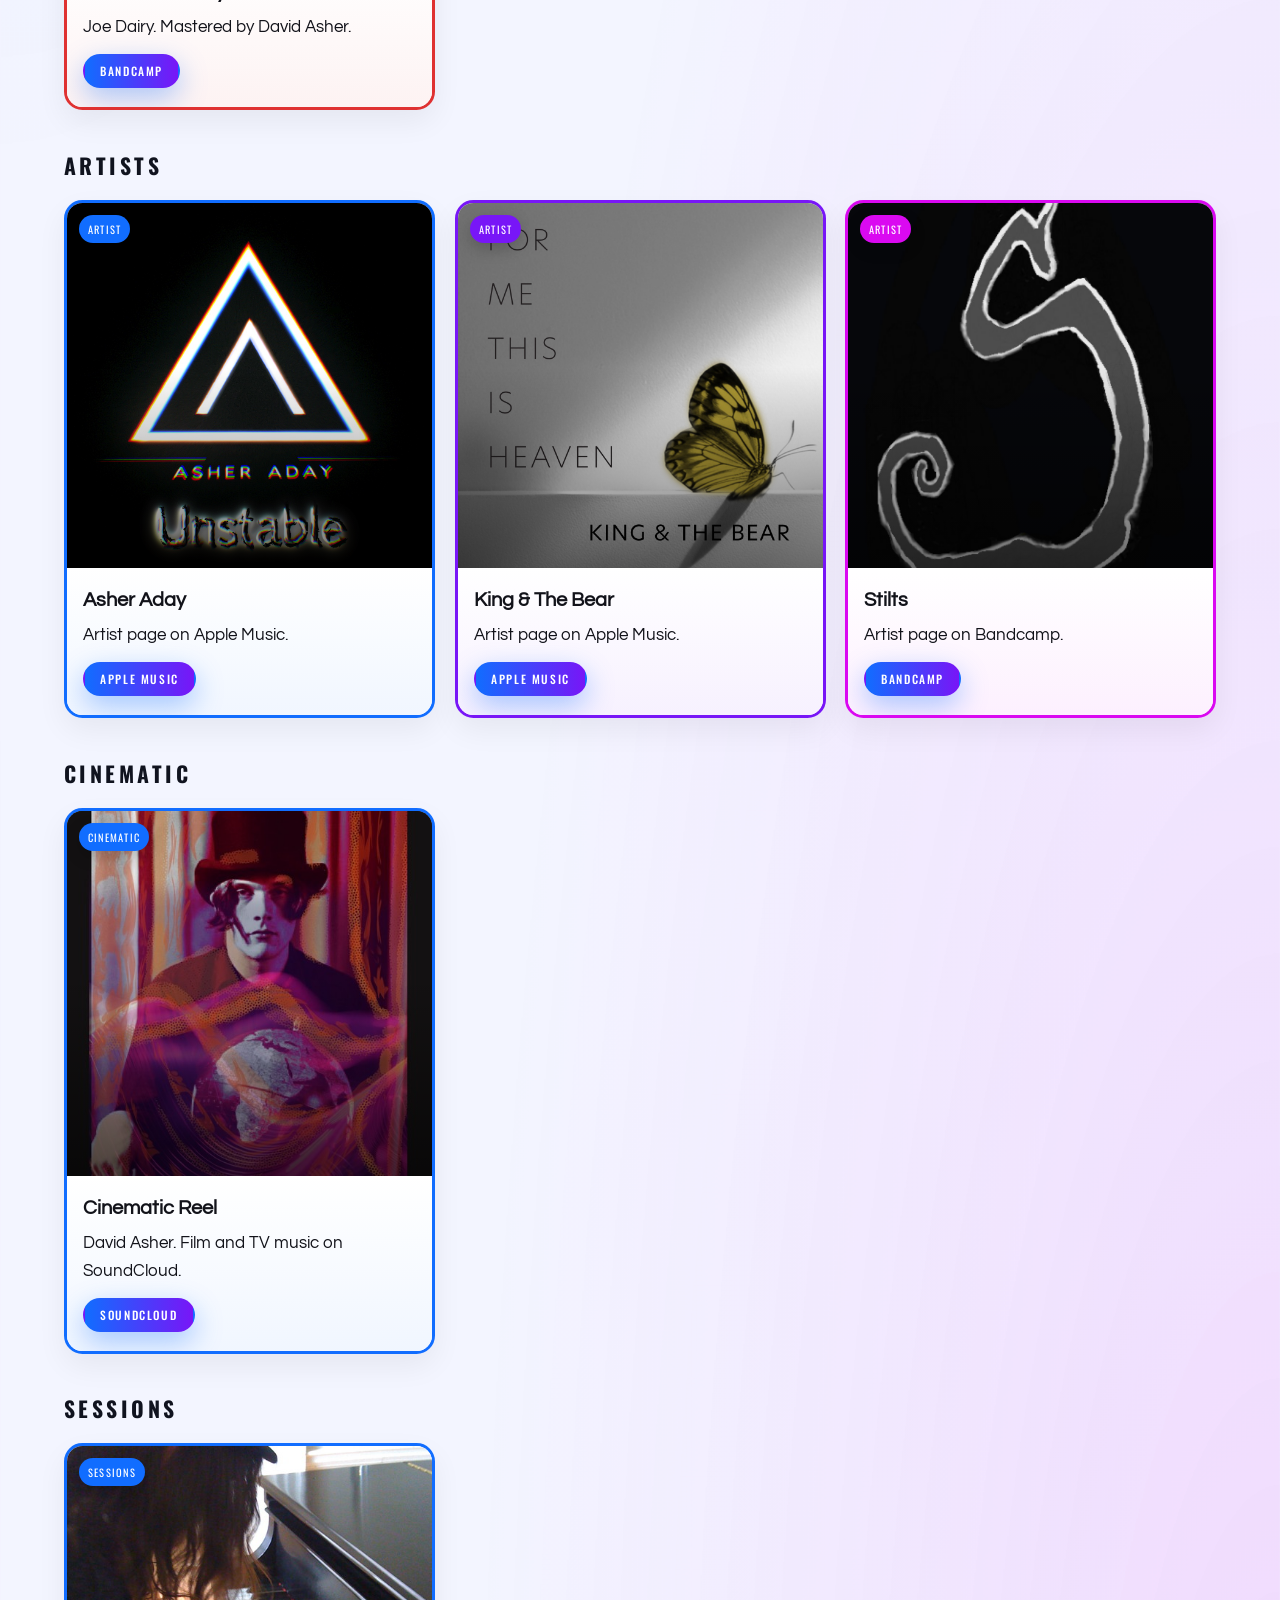
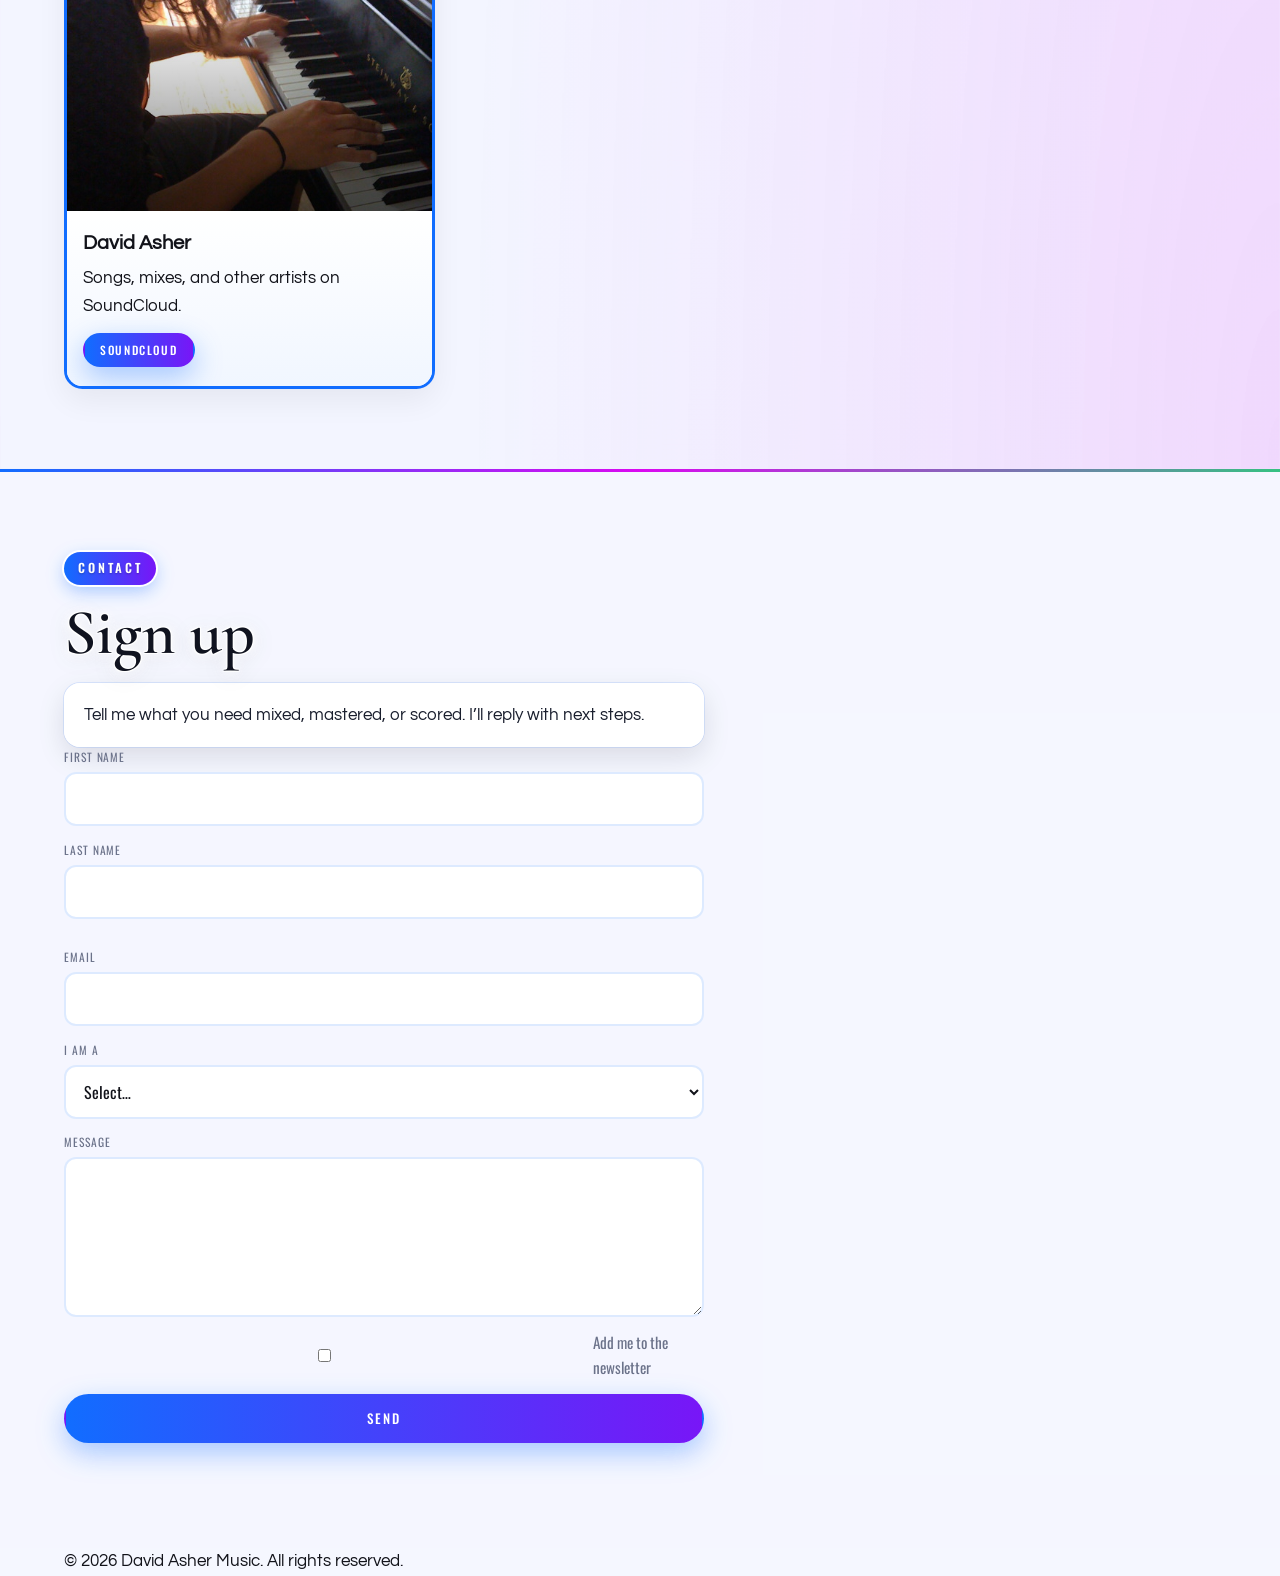
<file: about.html>
<!DOCTYPE html>
<html lang="en">
  <head>
    <meta charset="utf-8" />
    <meta http-equiv="refresh" content="0; url=index.html#about" />
    <link rel="canonical" href="index.html#about" />
    <title>About — David Asher Music</title>
    <script>location.replace("index.html#about");</script>
  </head>
  <body>
    <p><a href="index.html#about">Continue to About</a></p>
  </body>
</html>
</file>
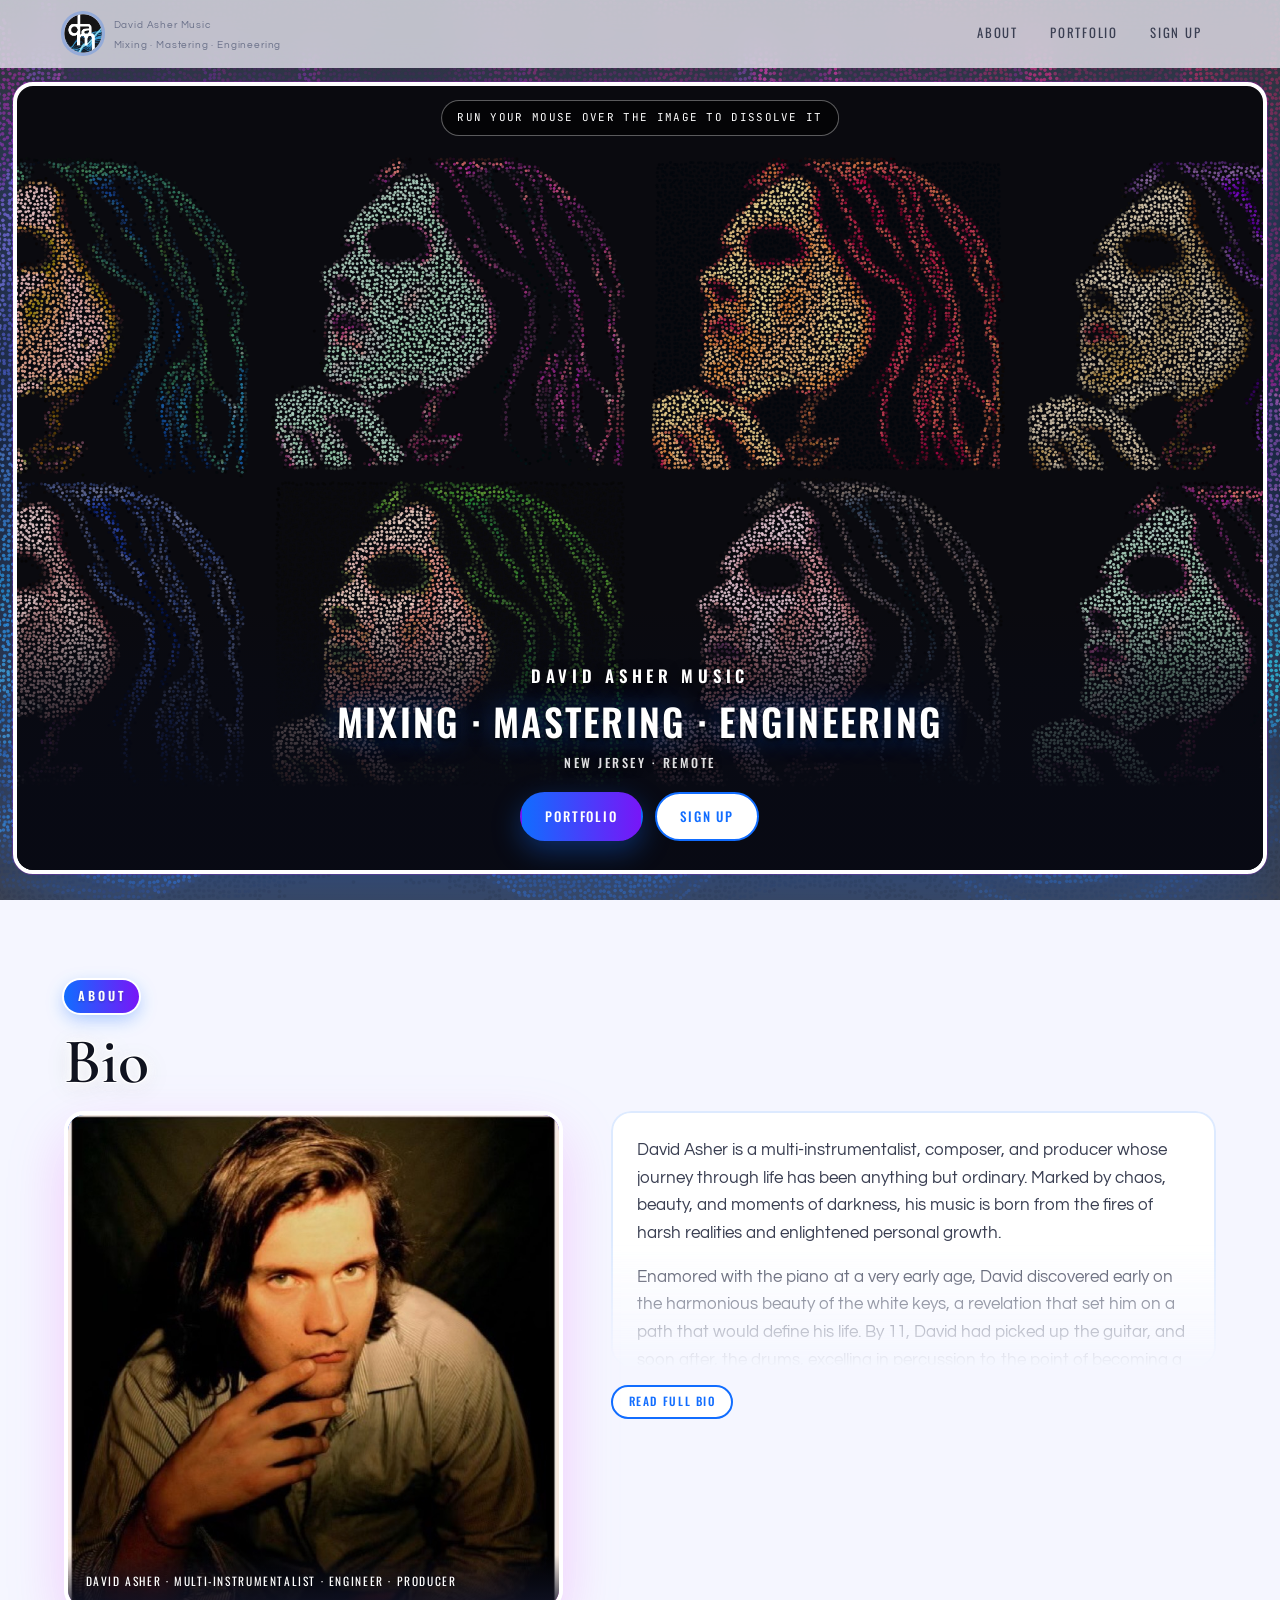
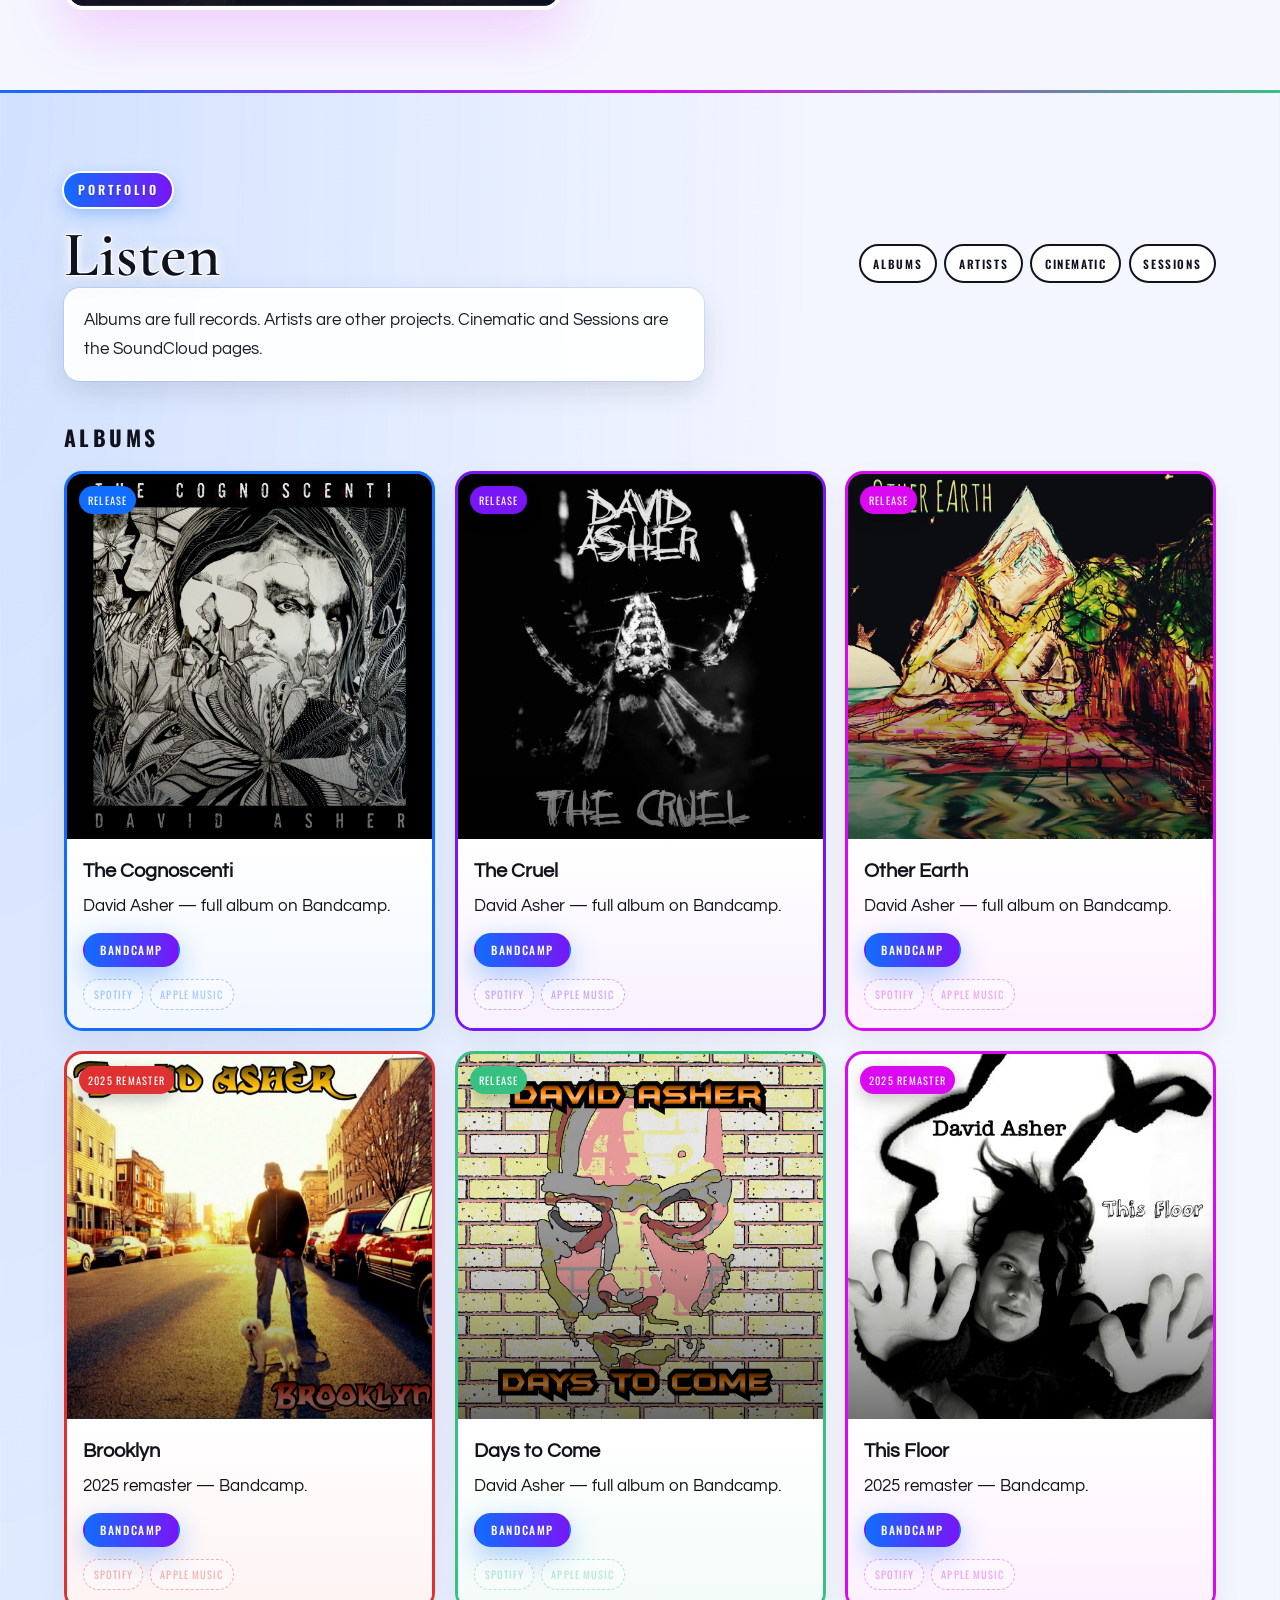
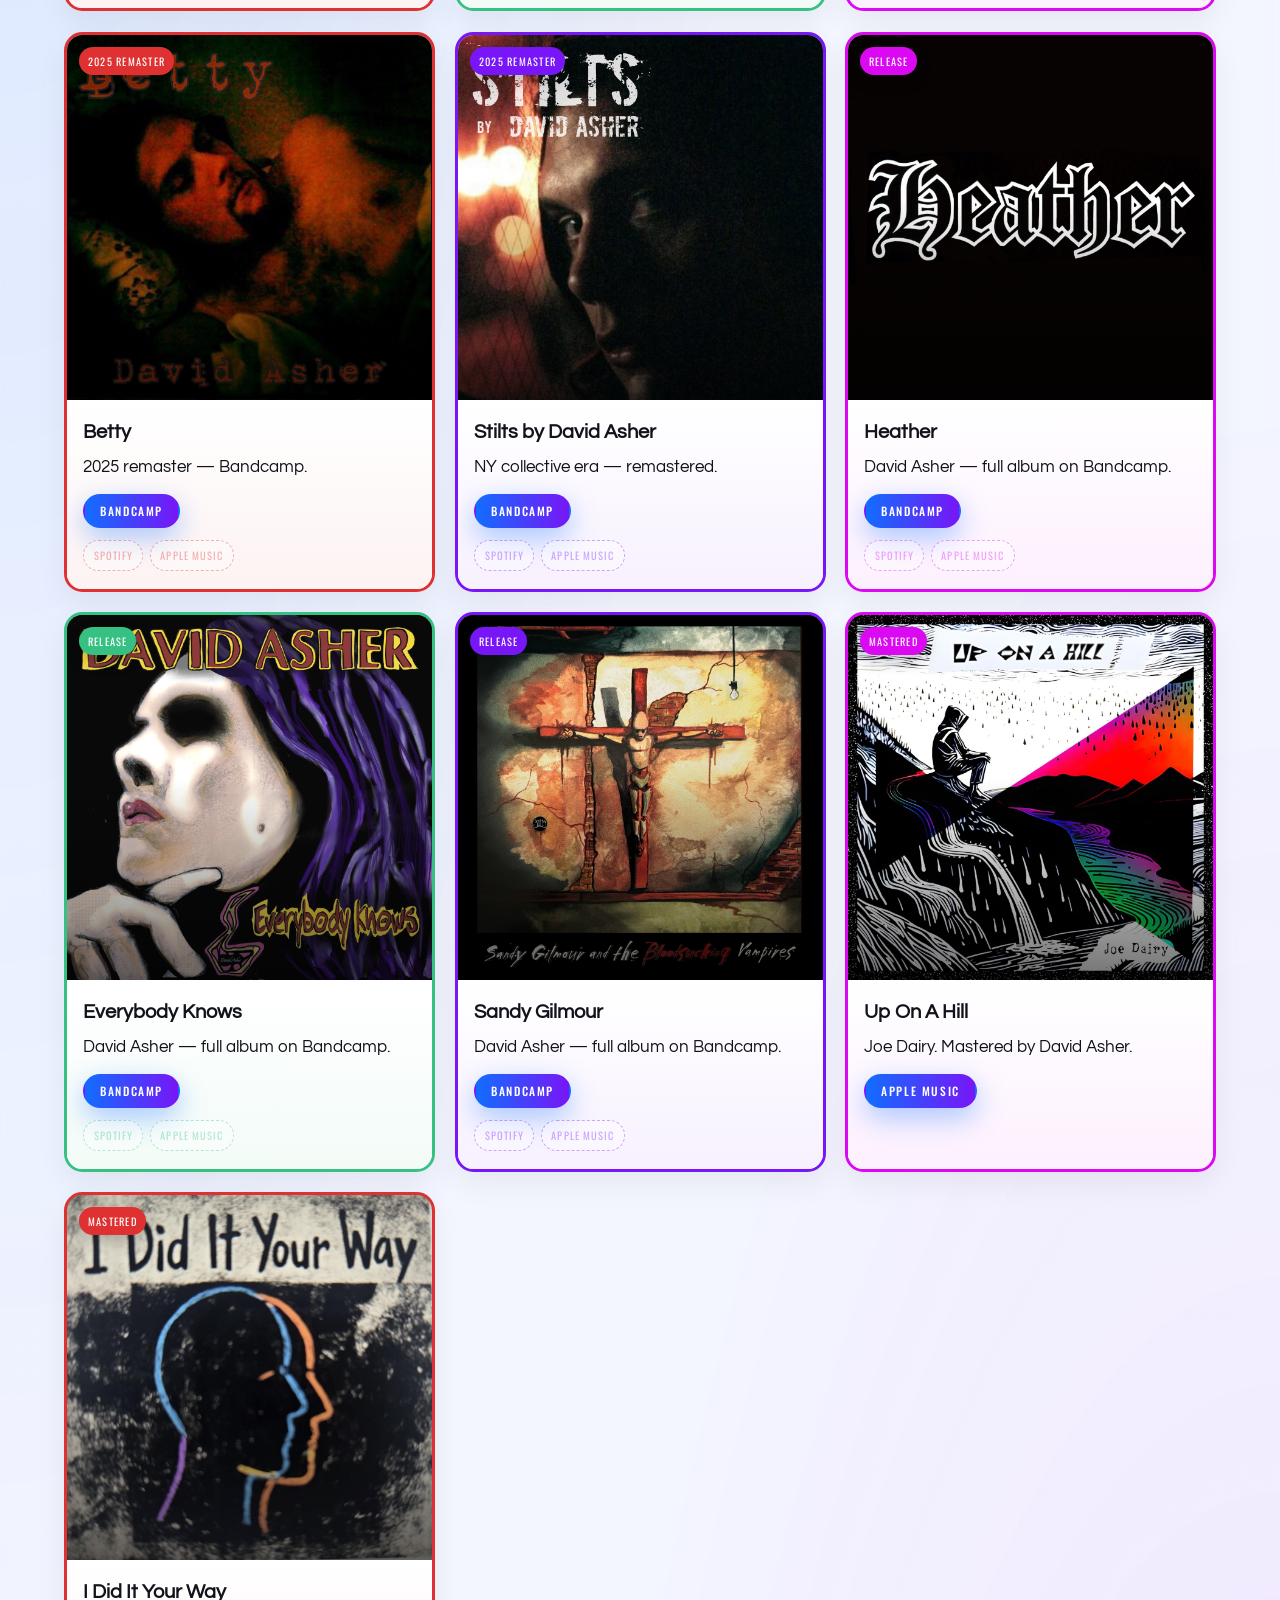
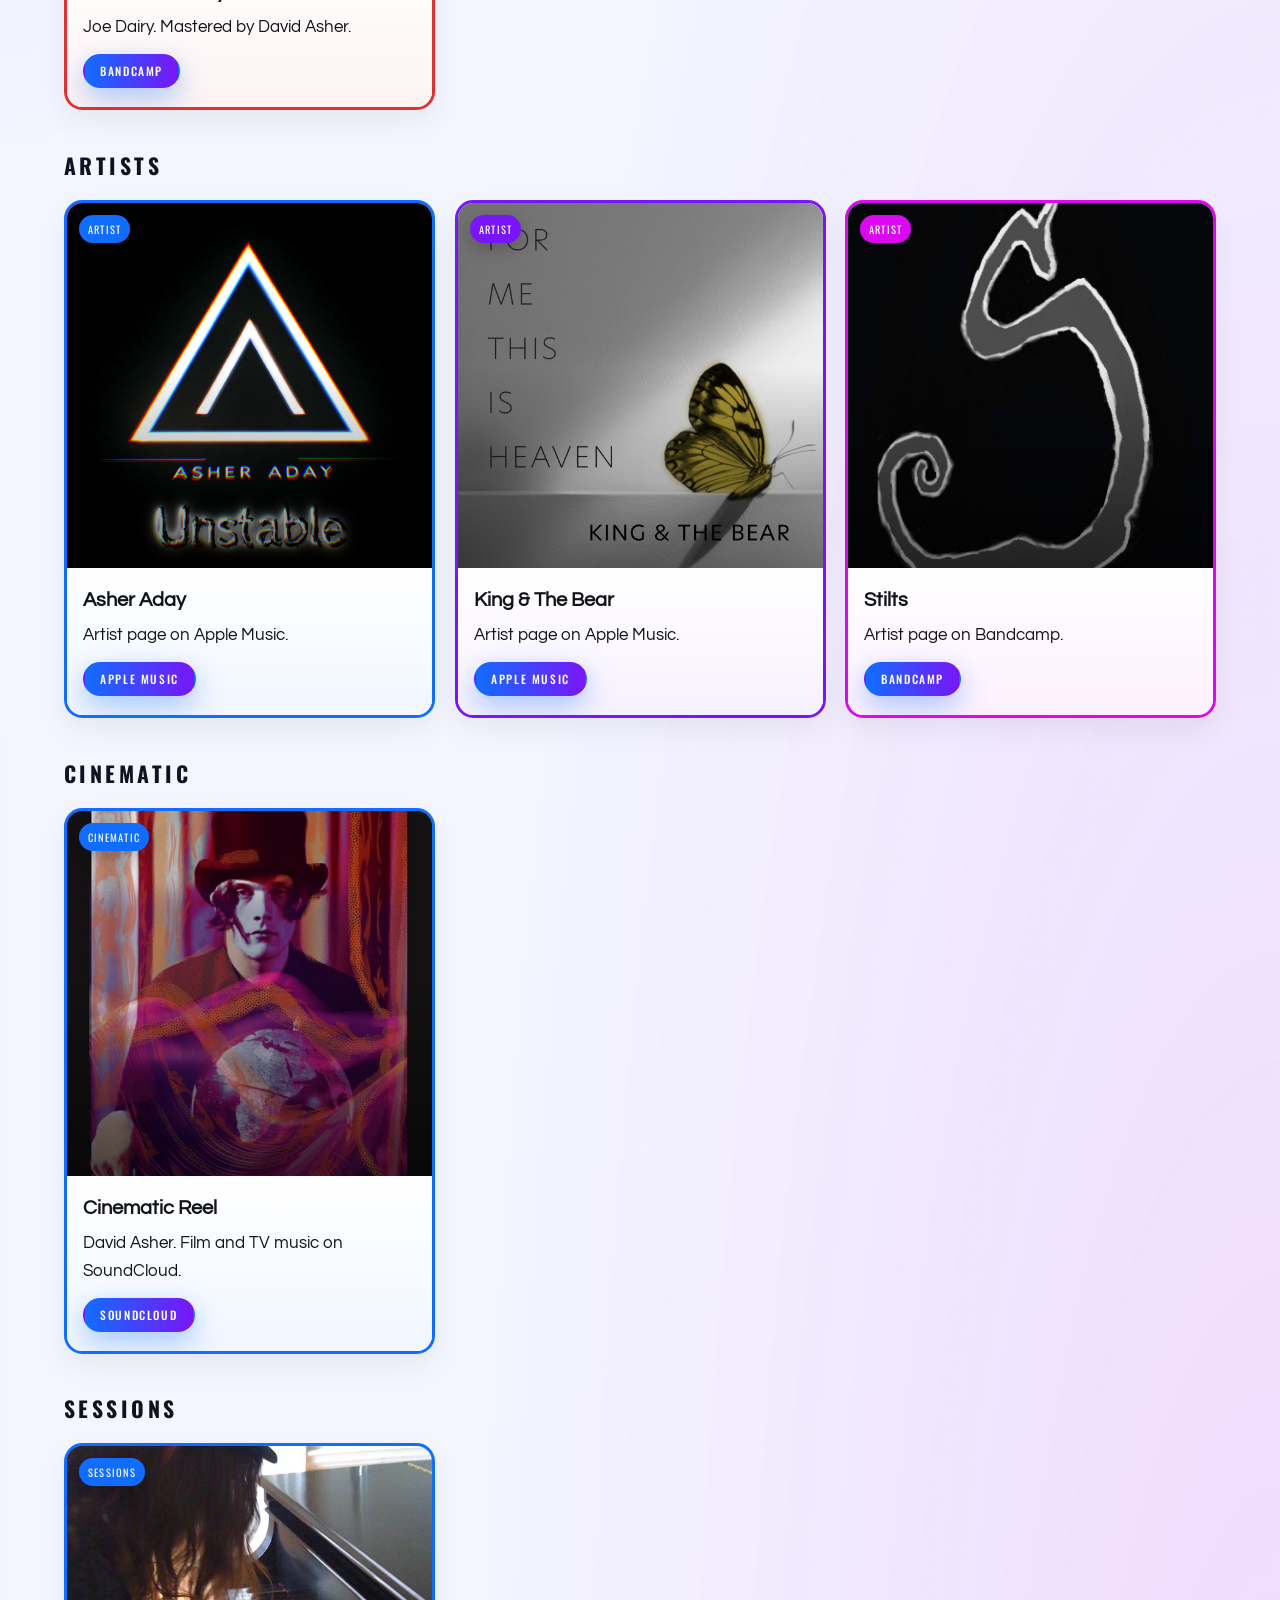
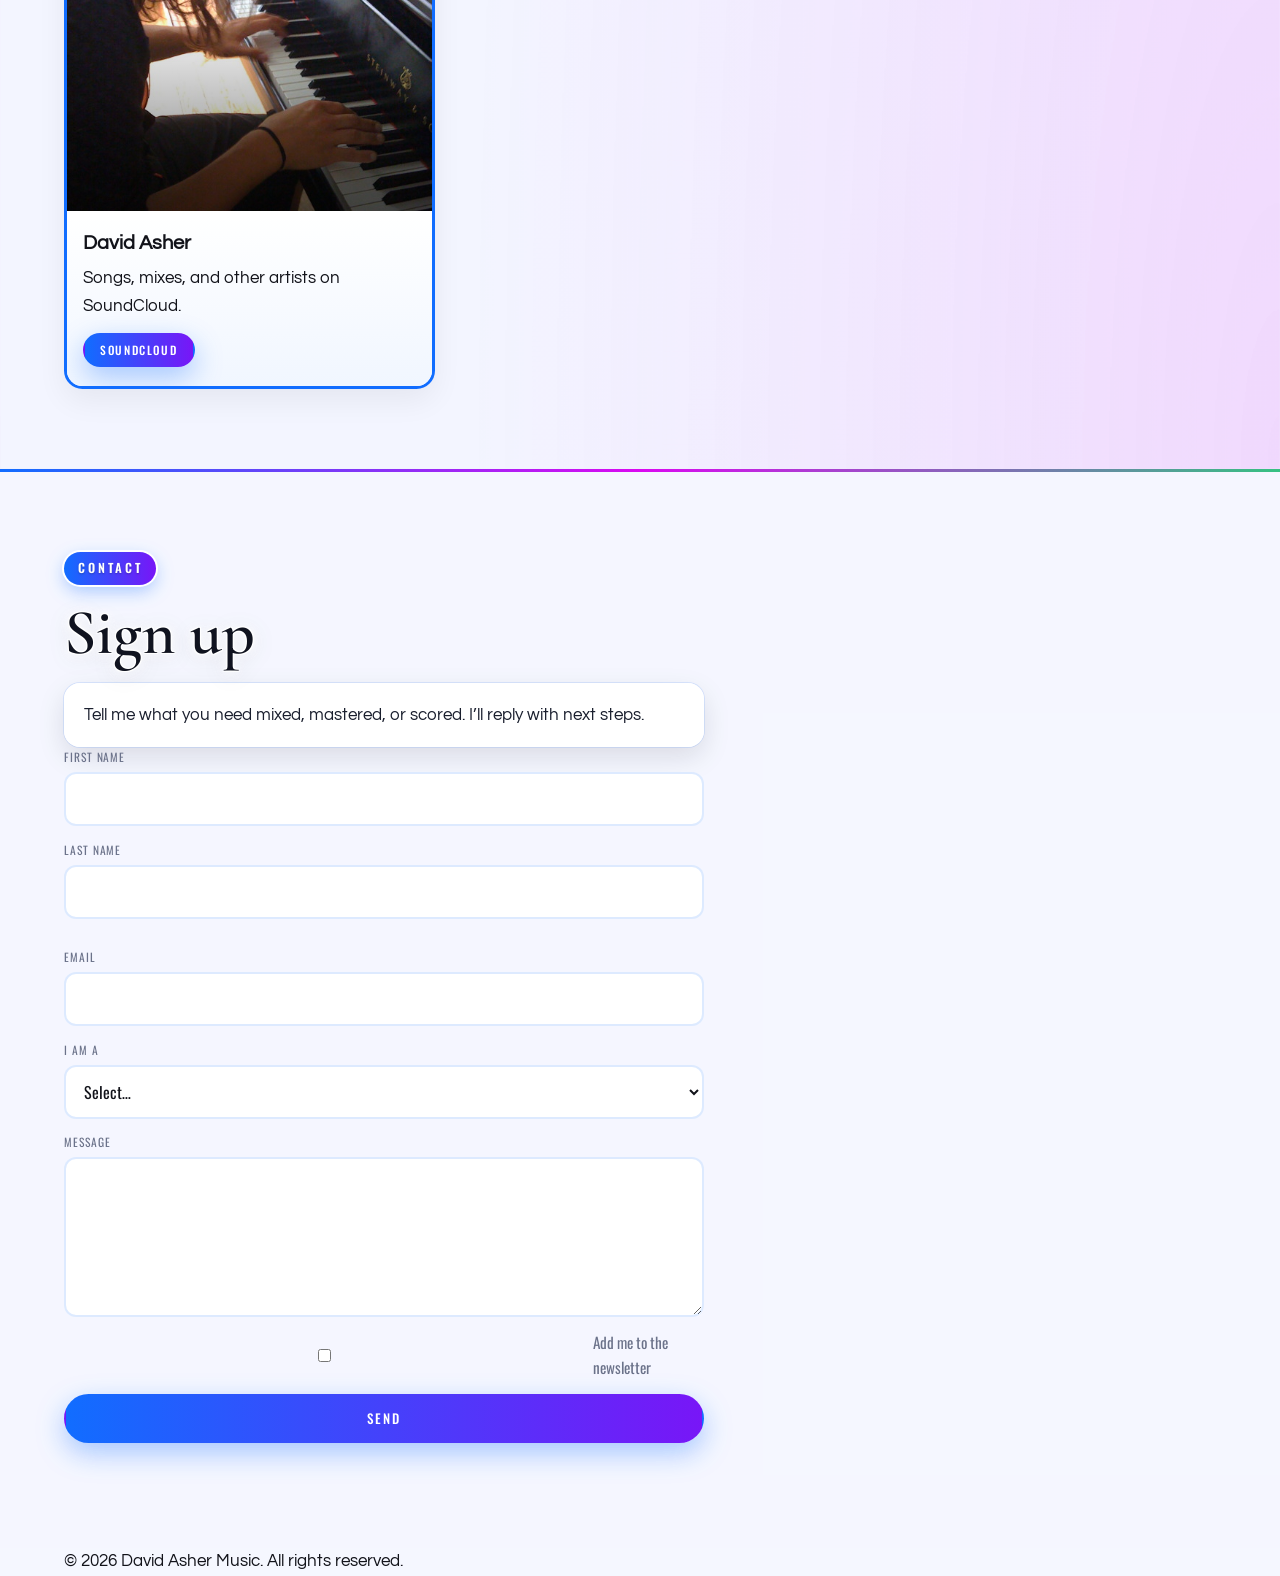
<file: contact.html>
<!DOCTYPE html>
<html lang="en">
  <head>
    <meta charset="utf-8" />
    <meta http-equiv="refresh" content="0; url=index.html#signup" />
    <link rel="canonical" href="index.html#signup" />
    <title>Sign up — David Asher Music</title>
    <script>location.replace("index.html#signup");</script>
  </head>
  <body>
    <p><a href="index.html#signup">Continue to Sign up</a></p>
  </body>
</html>
</file>
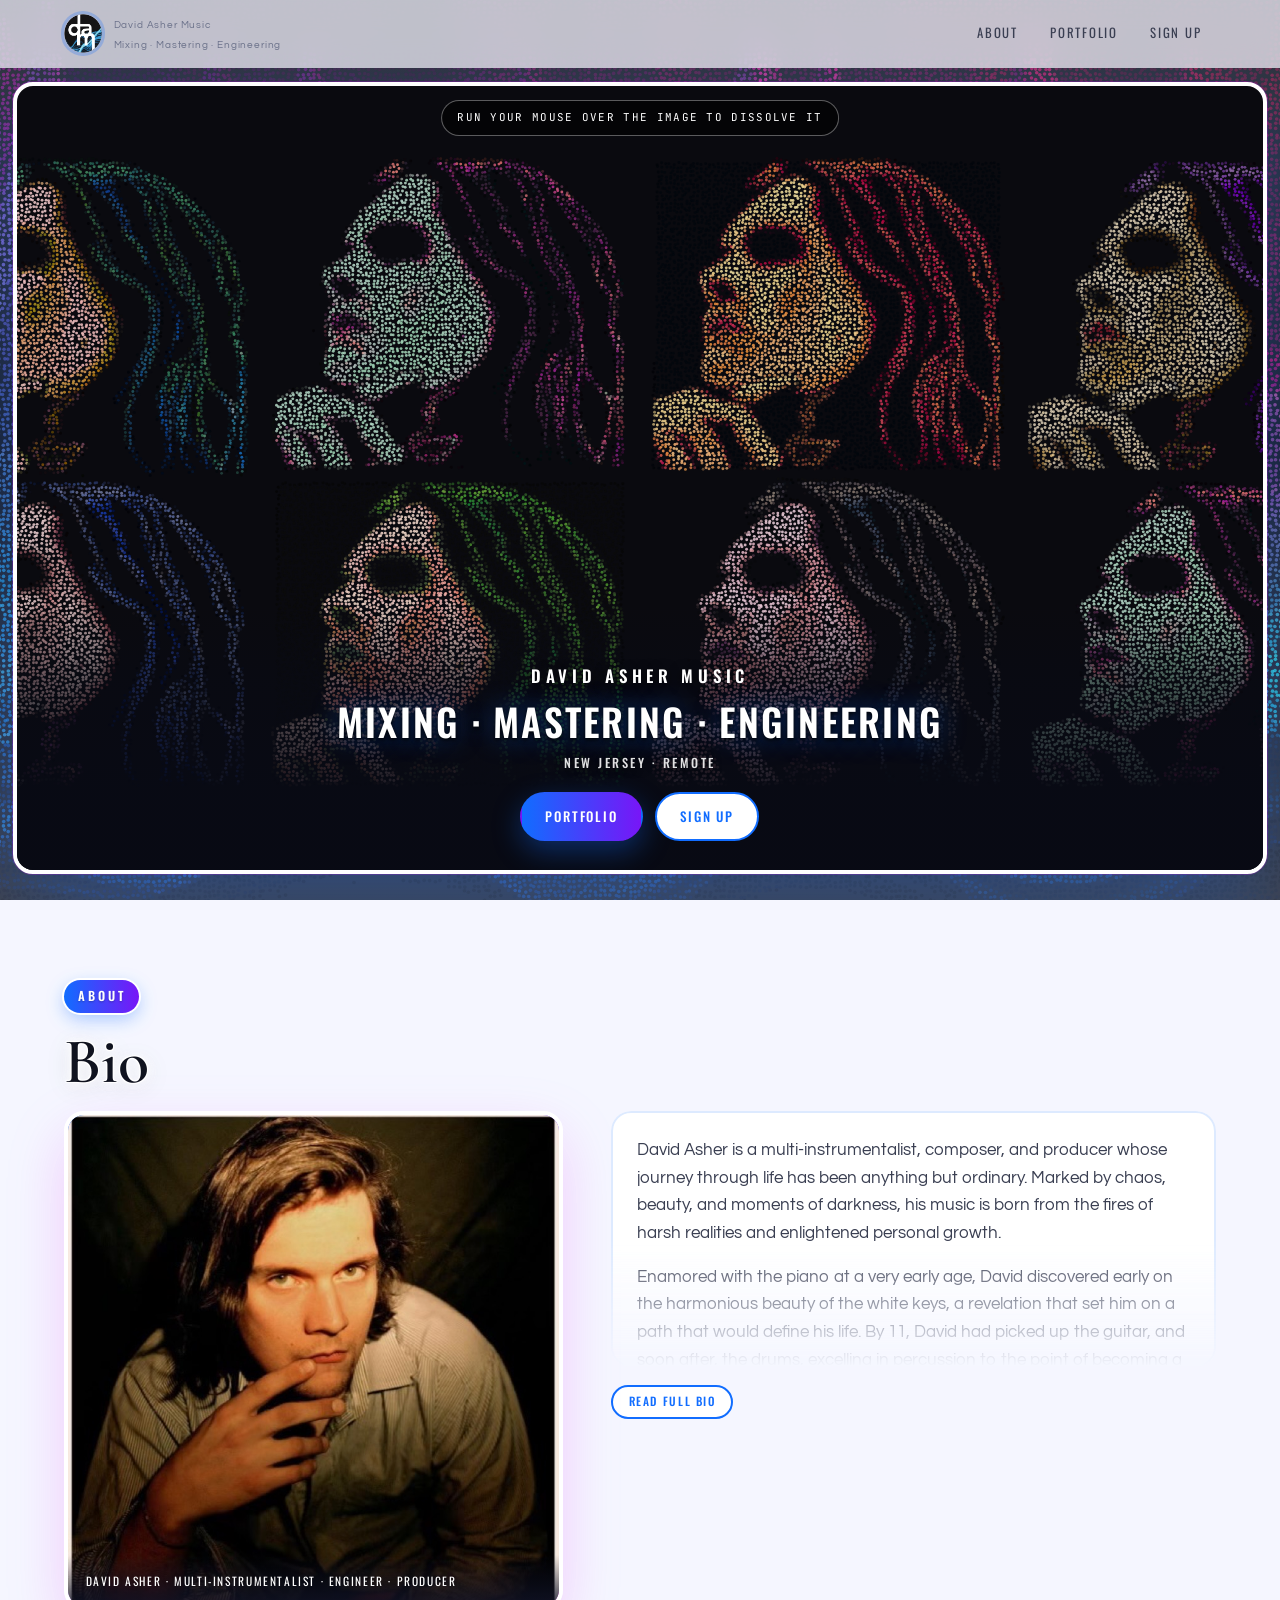
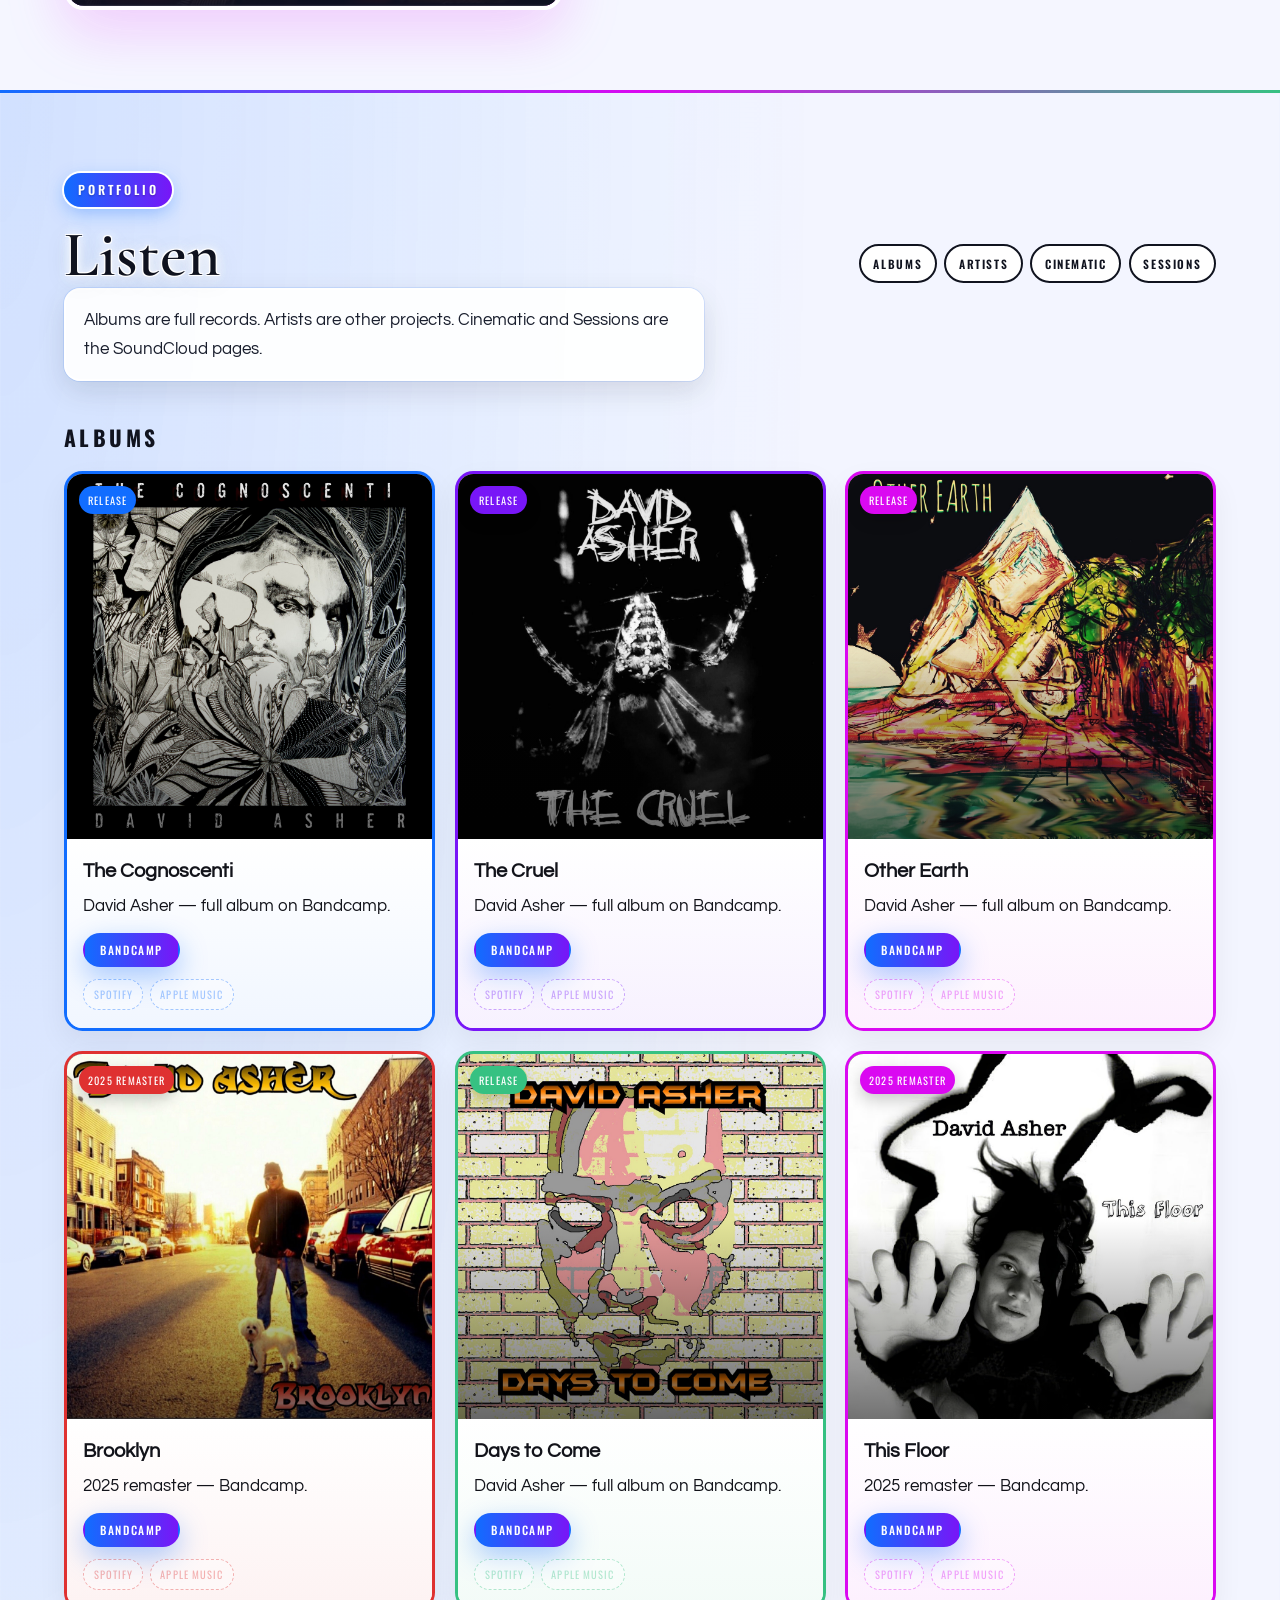
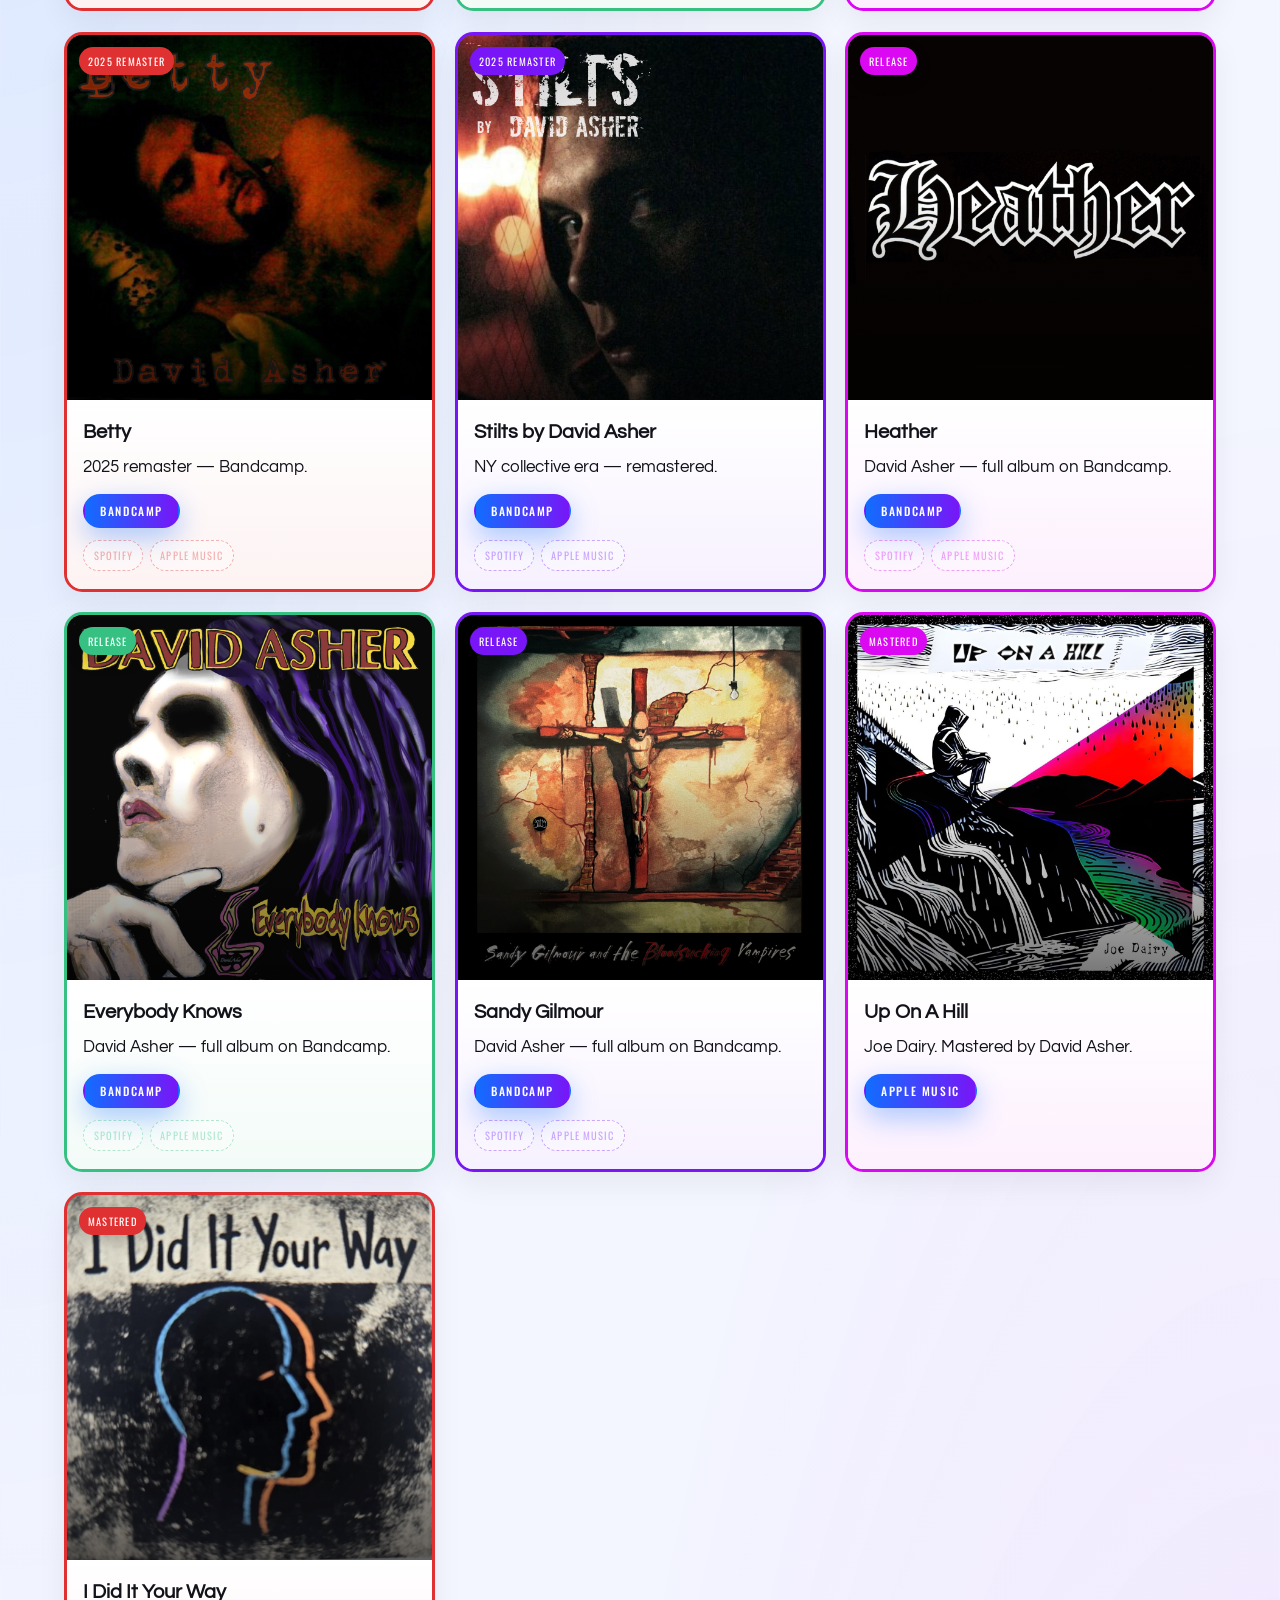
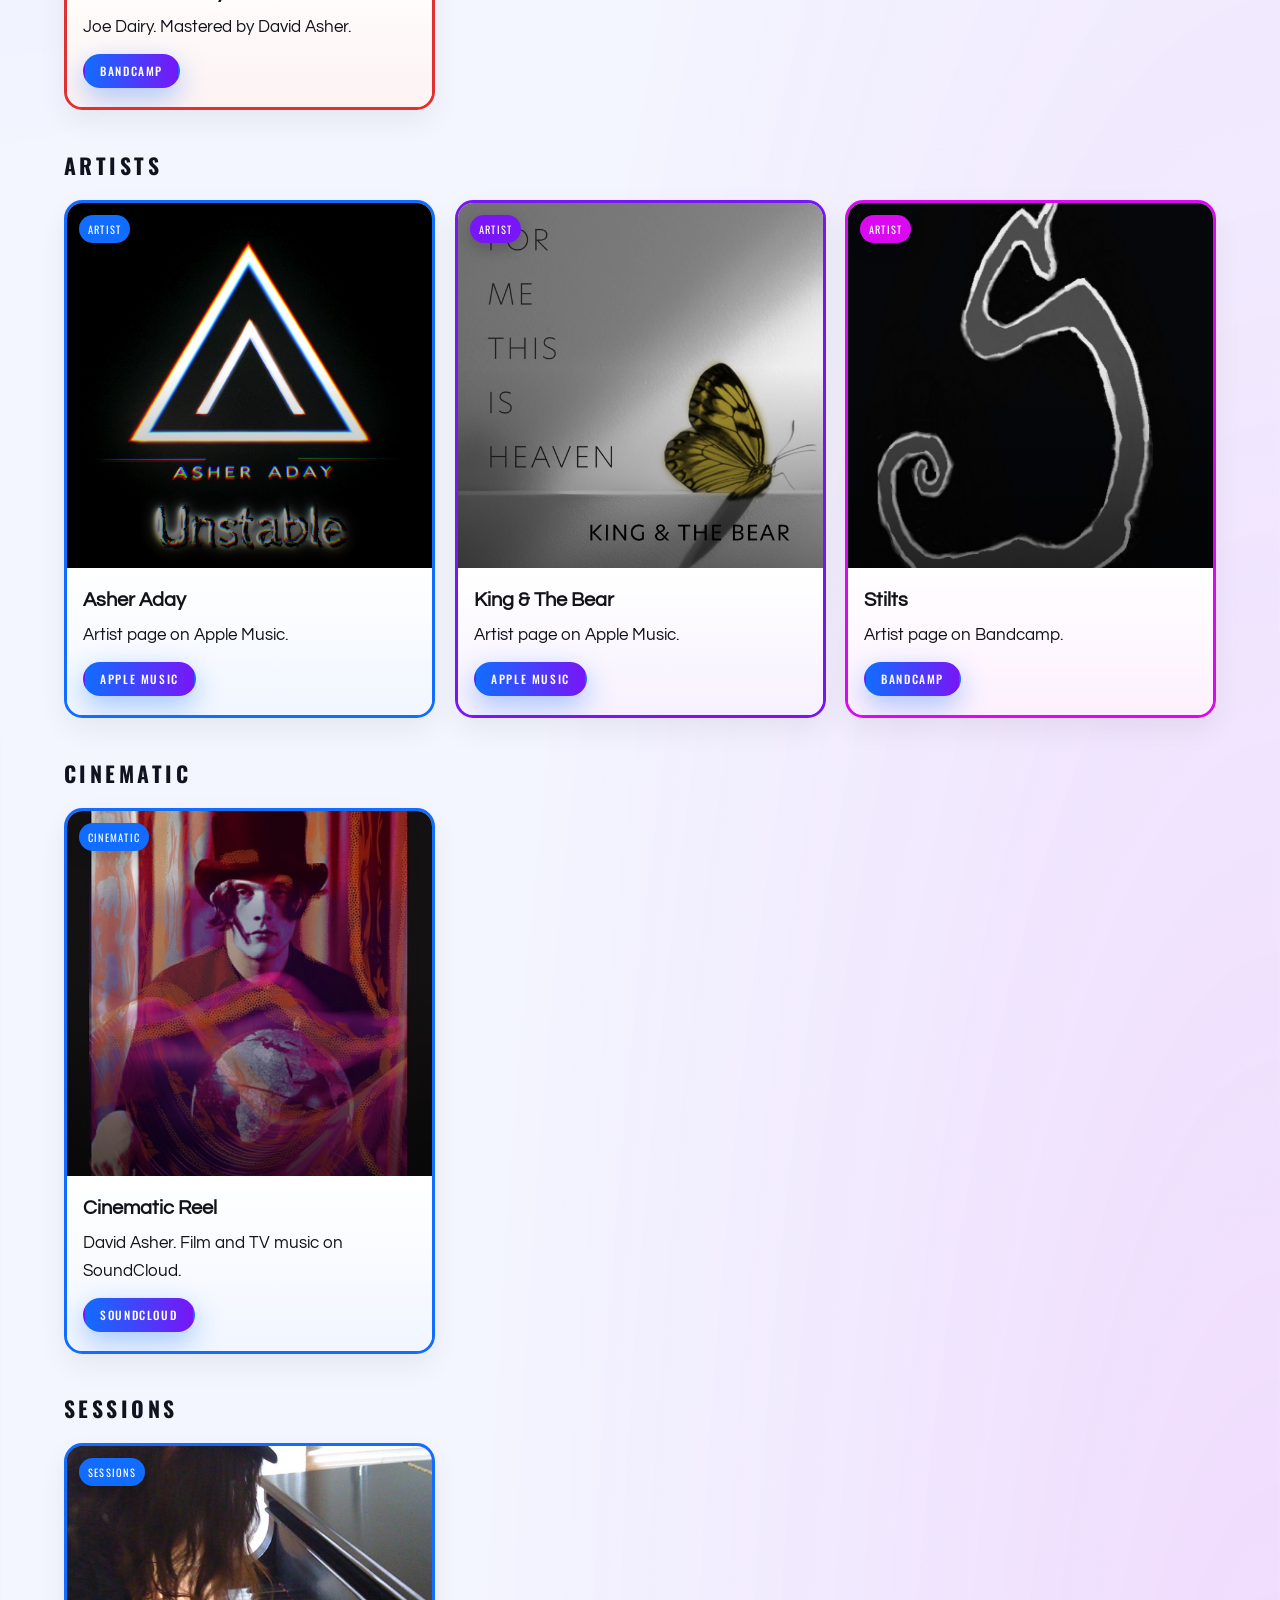
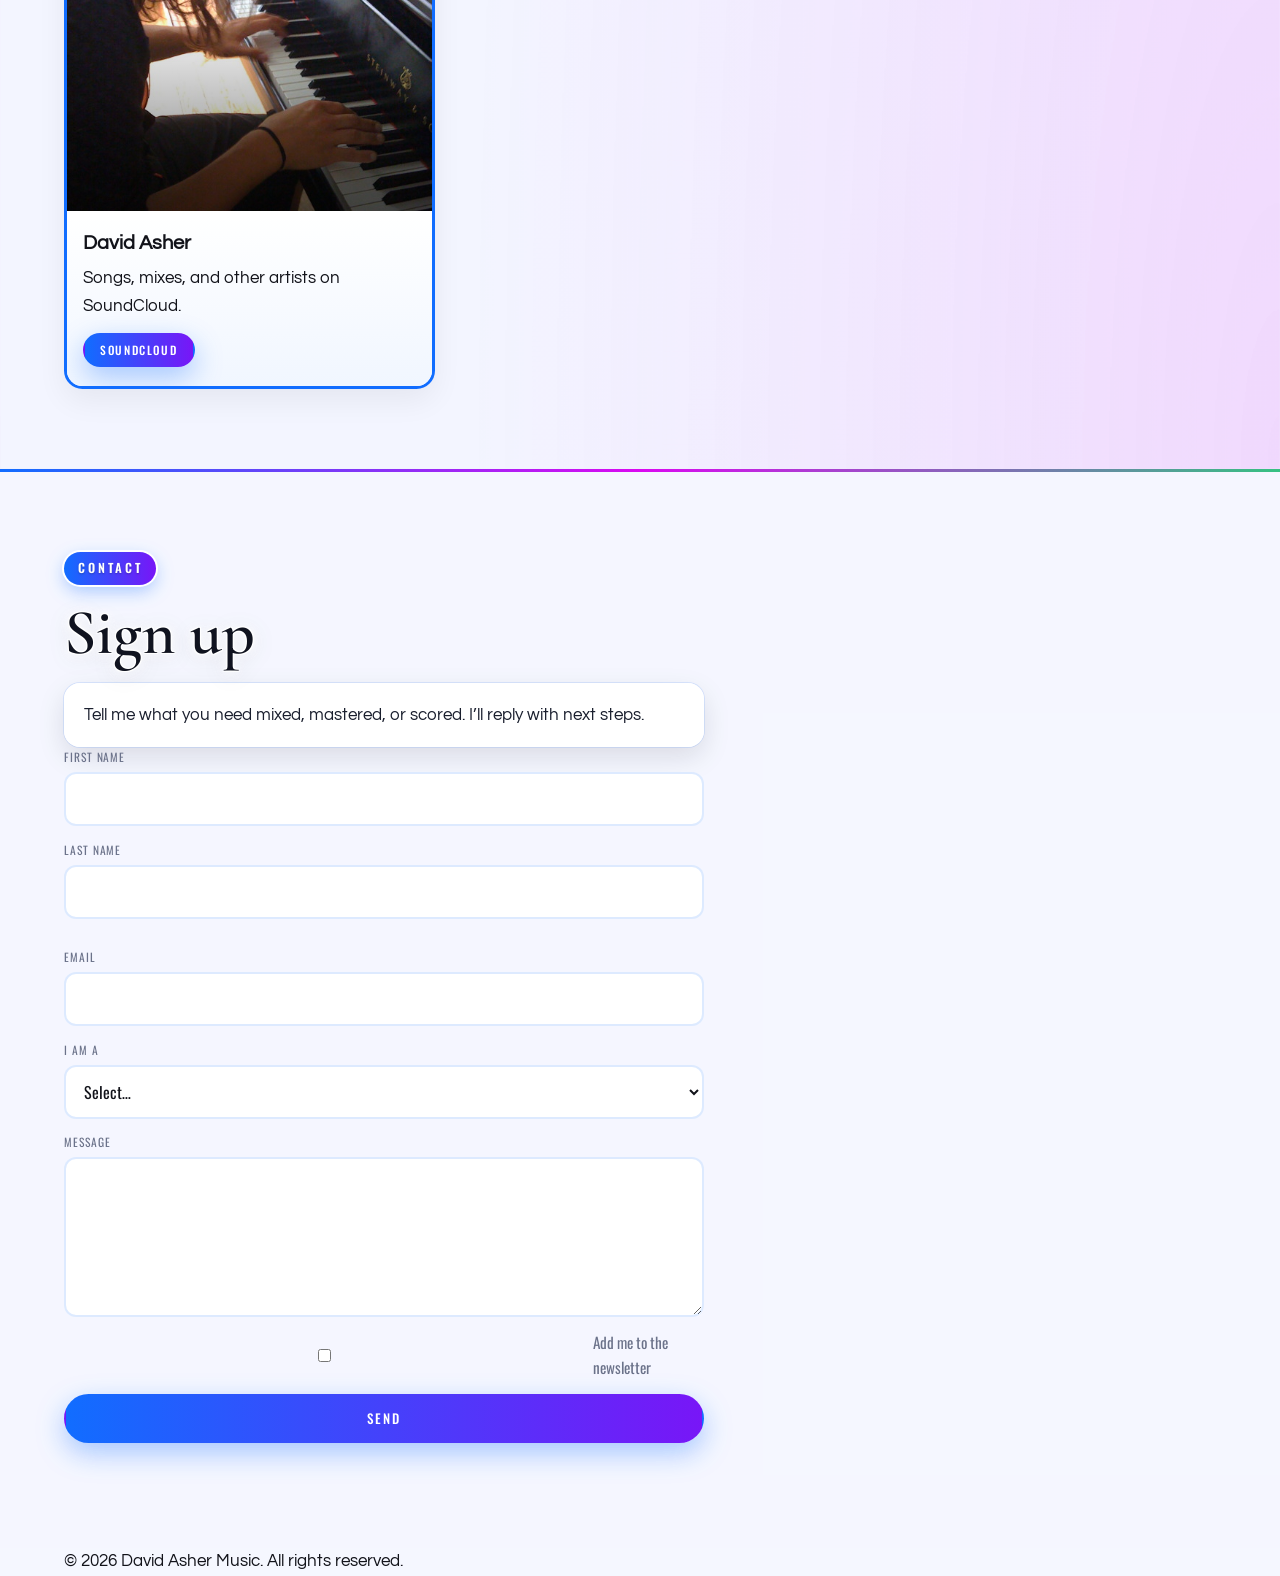
<file: portfolio.html>
<!DOCTYPE html>
<html lang="en">
  <head>
    <meta charset="utf-8" />
    <meta http-equiv="refresh" content="0; url=index.html#portfolio" />
    <link rel="canonical" href="index.html#portfolio" />
    <title>Portfolio — David Asher Music</title>
    <script>location.replace("index.html#portfolio");</script>
  </head>
  <body>
    <p><a href="index.html#portfolio">Continue to Portfolio</a></p>
  </body>
</html>
</file>
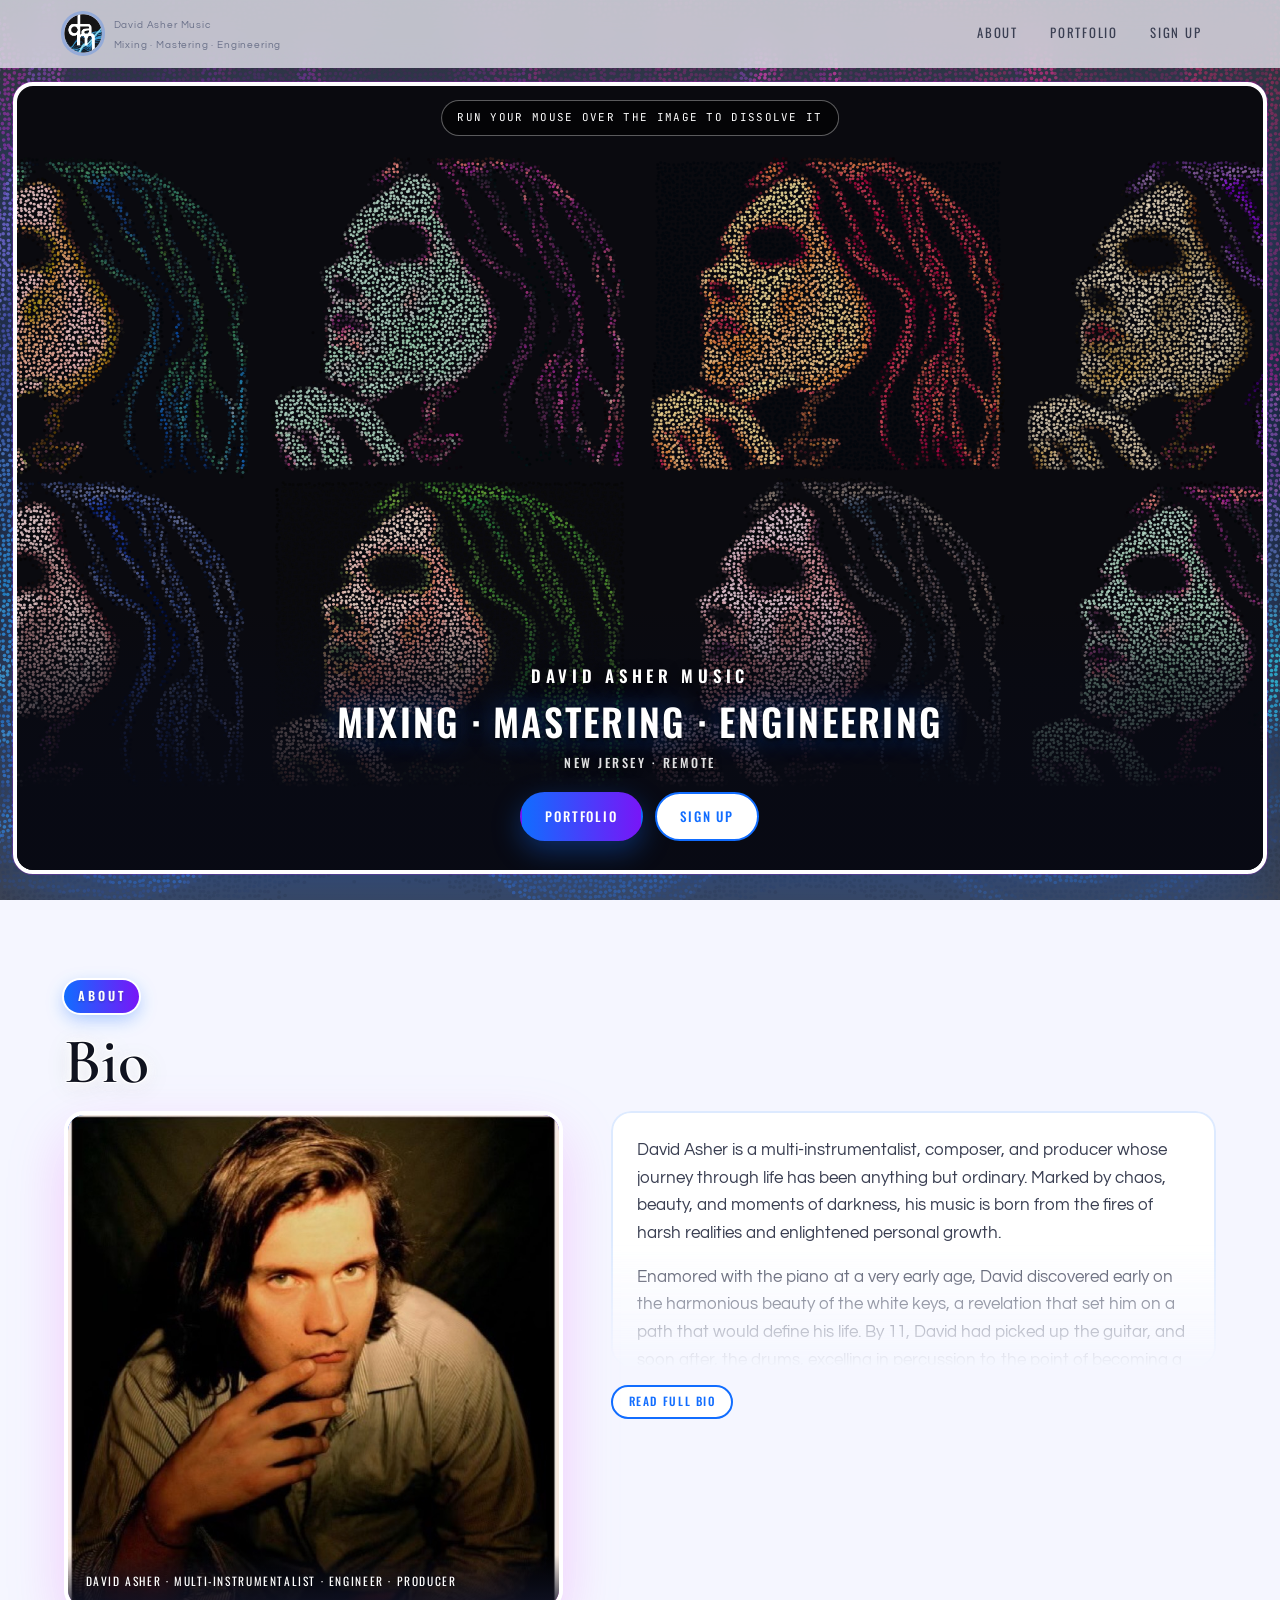
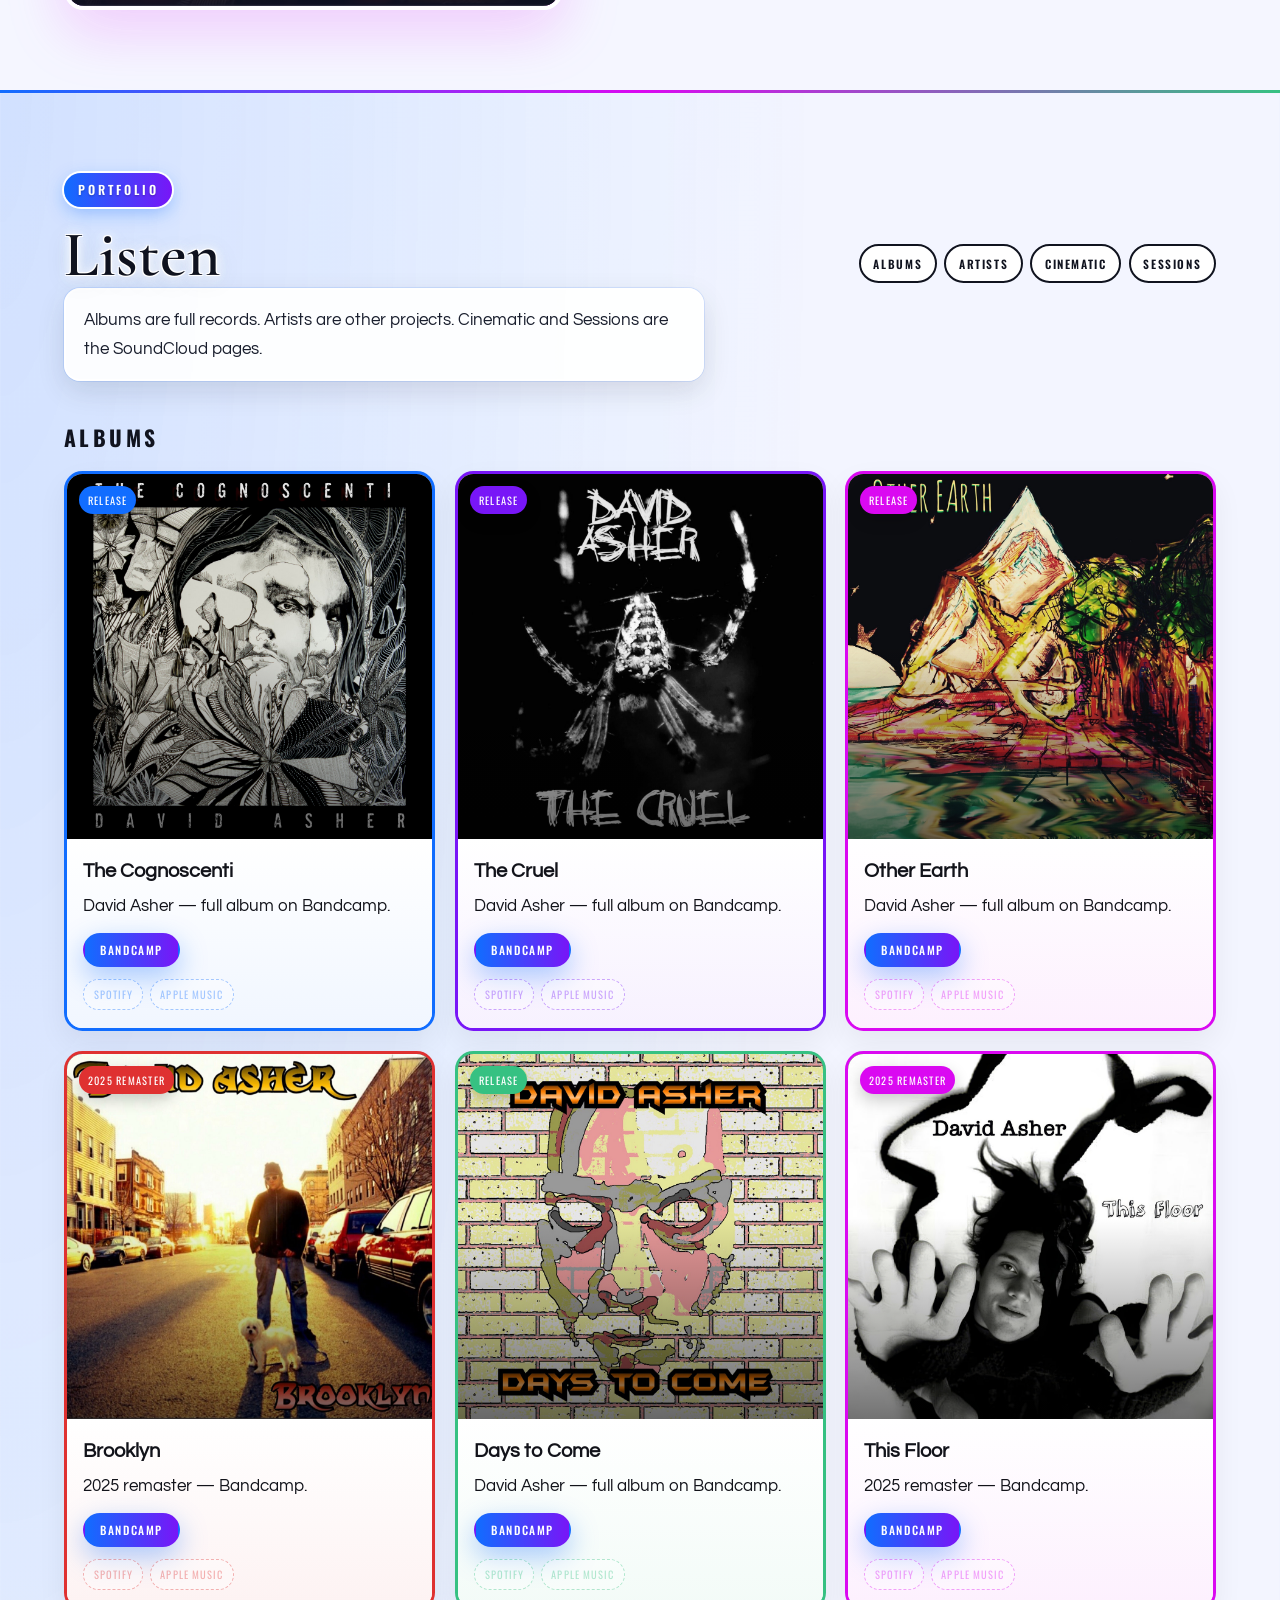
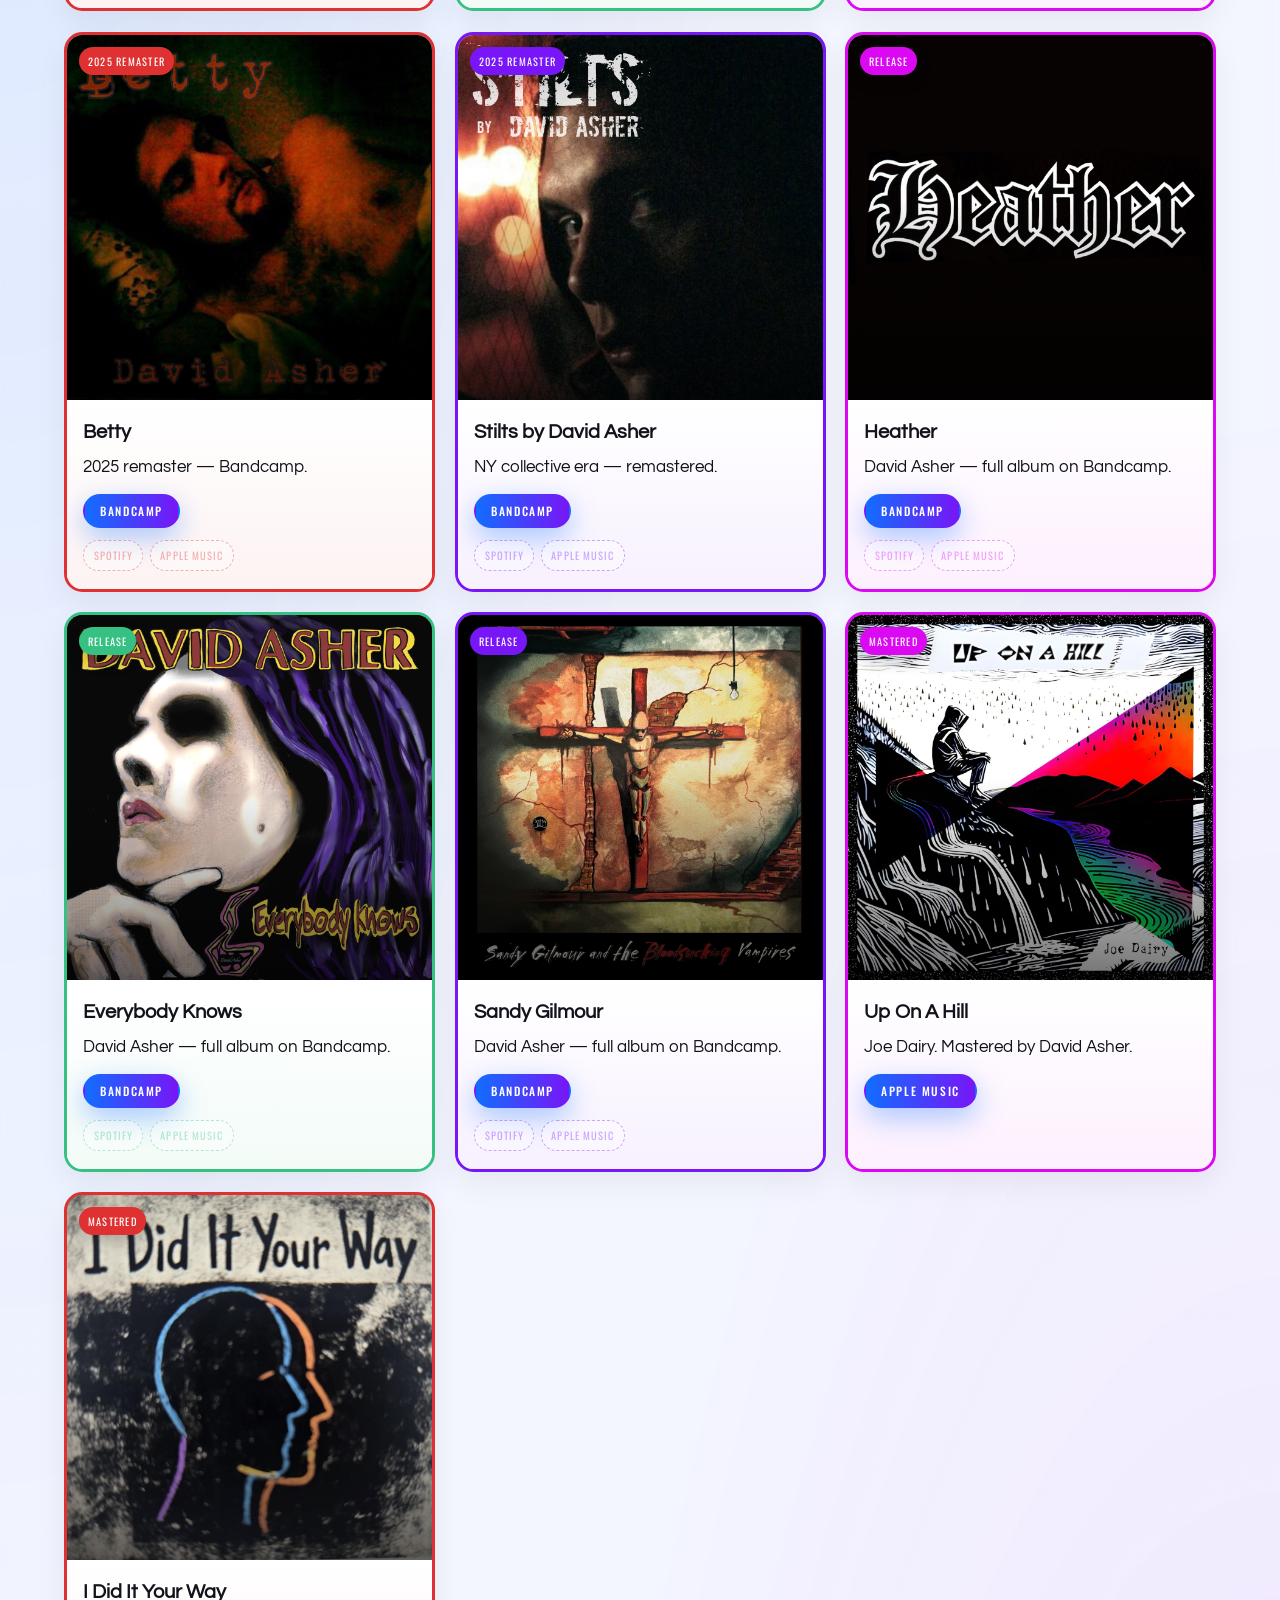
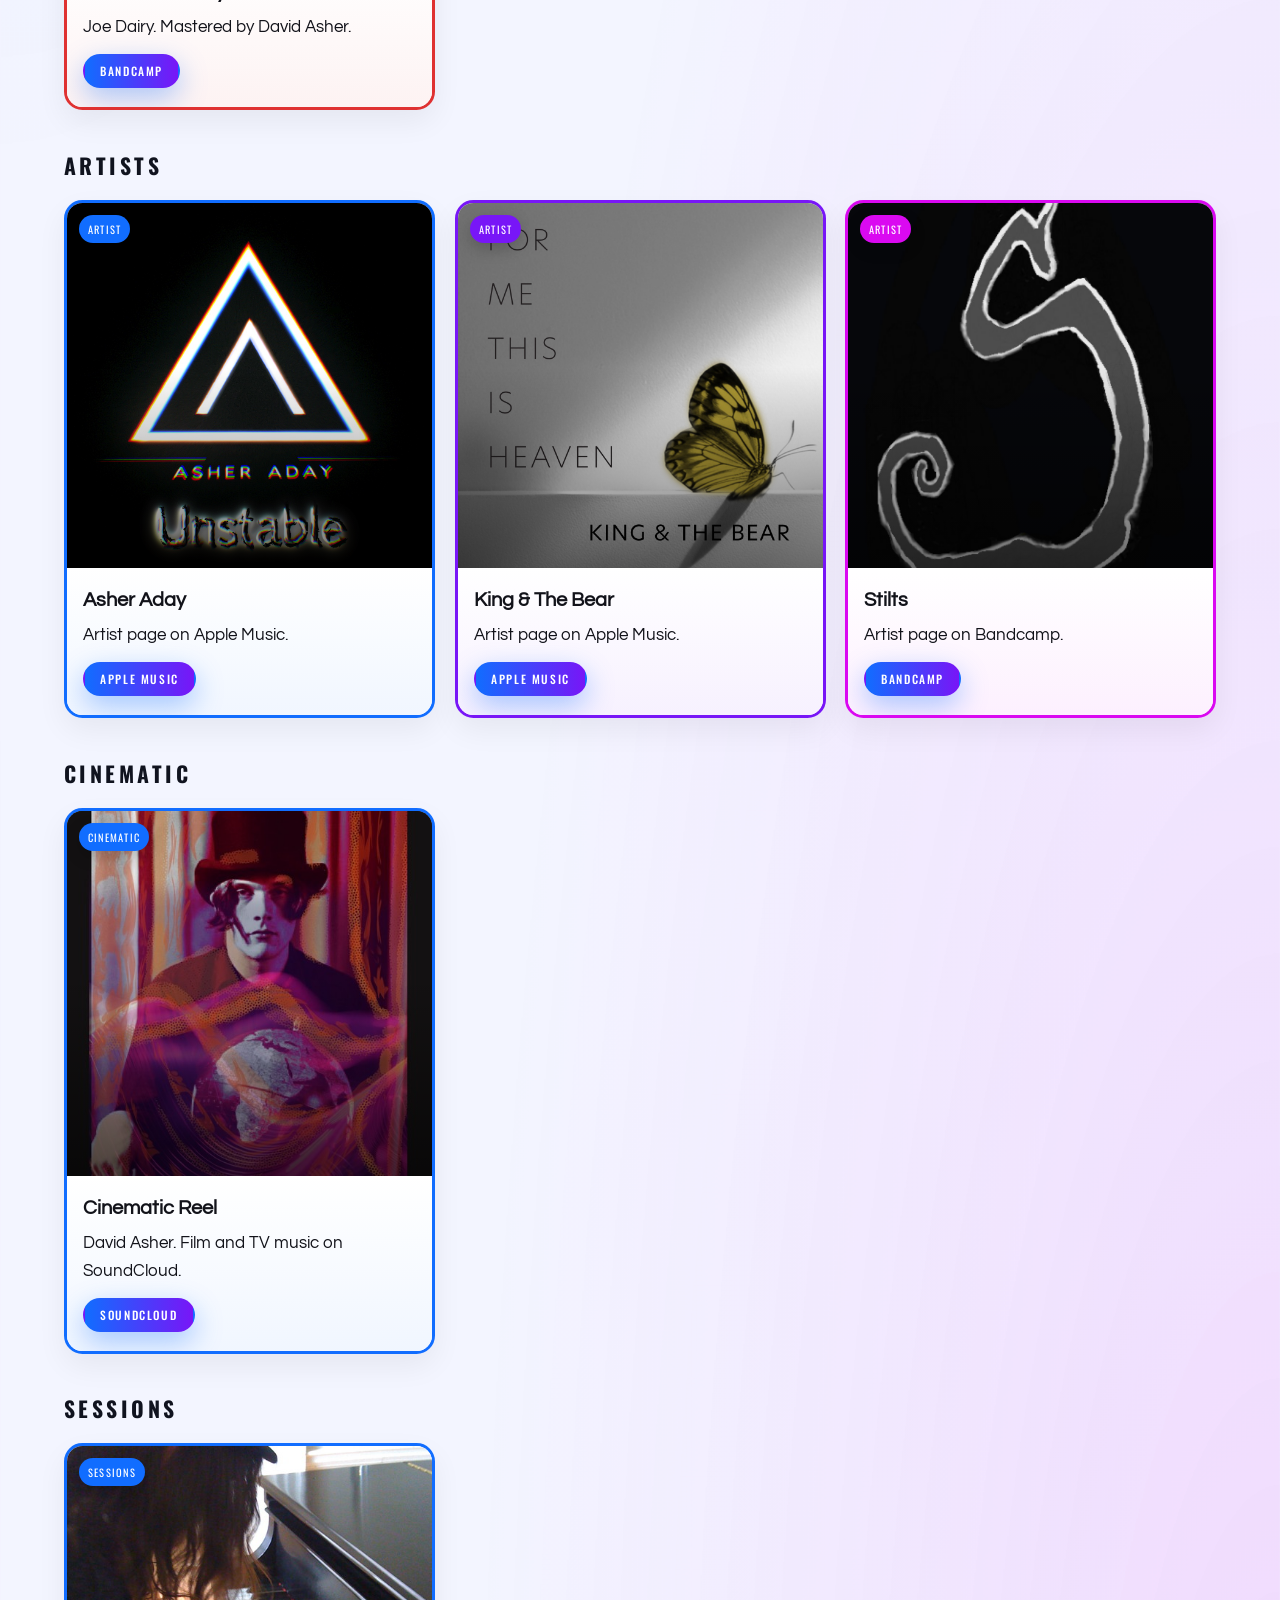
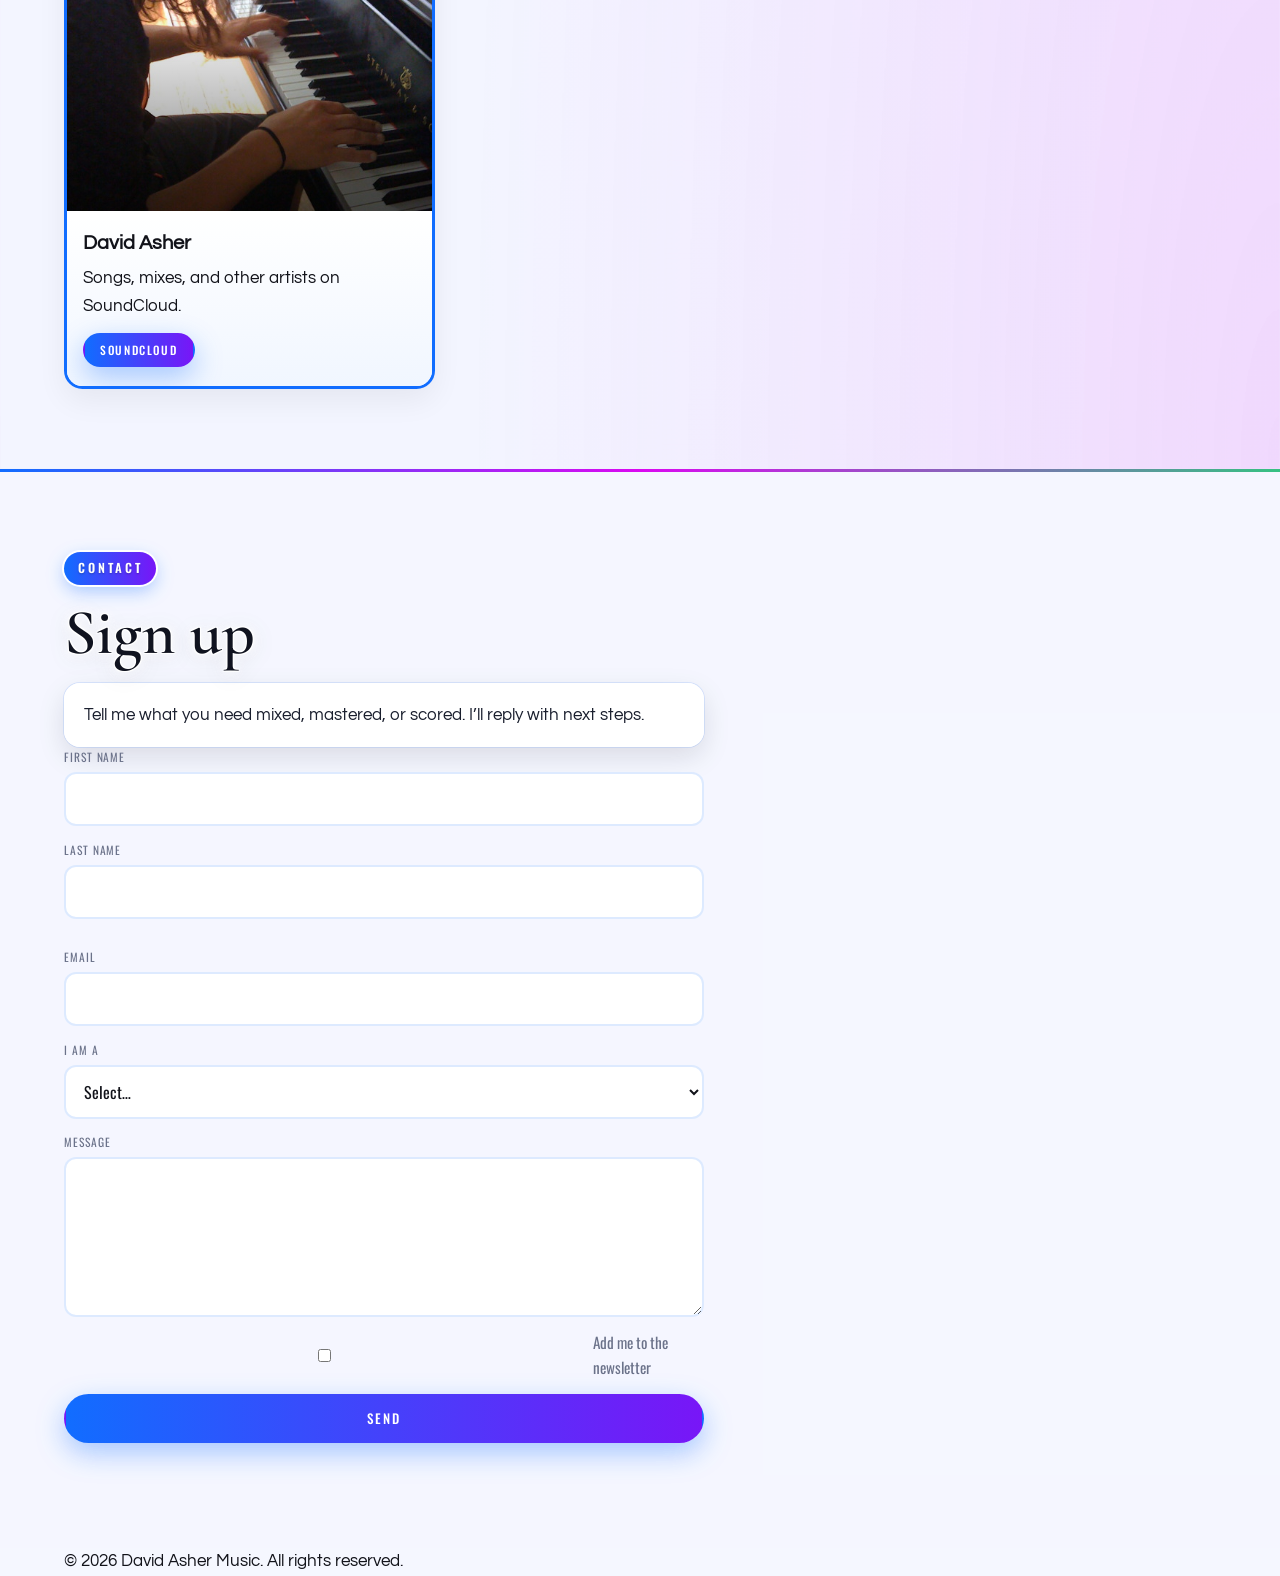
<file: services.html>
<!DOCTYPE html>
<html lang="en">
  <head>
    <meta charset="utf-8" />
    <meta http-equiv="refresh" content="0; url=index.html#portfolio" />
    <title>Services — David Asher Music</title>
    <script>location.replace("index.html#portfolio");</script>
  </head>
  <body>
    <p><a href="index.html#portfolio">Continue to site</a></p>
  </body>
</html>
</file>
<file: css/styles.css>
/* David Asher Music — bright Wix palette + bold Remix-style interaction */

:root {
  --bg: #f5f7ff;
  --bg-2: #eaefff;
  --bg-card: #ffffff;
  --ink: #12131a;
  --ink-soft: #3a3f52;
  --ink-dim: #6b728a;
  --line: rgba(17, 109, 255, 0.14);
  --line-strong: rgba(17, 109, 255, 0.28);
  --blue: #116dff;
  --blue-2: #2f5dff;
  --blue-3: #597dff;
  --red: #df3131;
  --magenta: #da09f1;
  --purple: #7816f7;
  --green: #36c182;
  --cyan: #1bc99c;
  --nav-h: 4.25rem;
  --max: 72rem;
  --font-display: "Cormorant Garamond", Georgia, serif;
  --font-ui: "Oswald", system-ui, sans-serif;
  --font-body: "Questrial", system-ui, sans-serif;
  --font-mono: "JetBrains Mono", ui-monospace, monospace;
  --ease: cubic-bezier(0.22, 1, 0.36, 1);
  --shadow: 0 18px 50px rgba(17, 109, 255, 0.12);
  --shadow-hot: 0 22px 60px rgba(218, 9, 241, 0.18);
  color-scheme: light;
}

@property --brand-cycle {
  syntax: "<color>";
  inherits: true;
  initial-value: #116dff;
}

@keyframes brand-cycle {
  0% { --brand-cycle: #116dff; }
  20% { --brand-cycle: #7816f7; }
  40% { --brand-cycle: #da09f1; }
  60% { --brand-cycle: #df3131; }
  80% { --brand-cycle: #36c182; }
  100% { --brand-cycle: #116dff; }
}

:root {
  animation: brand-cycle 8s linear infinite;
}

::selection {
  background: var(--brand-cycle);
  color: #fff;
}

*,
*::before,
*::after {
  box-sizing: border-box;
  margin: 0;
  padding: 0;
}

html {
  scroll-behavior: smooth;
}

body {
  font-family: var(--font-body);
  font-size: 1.05rem;
  line-height: 1.65;
  color: var(--ink);
  background: var(--bg);
  min-height: 100vh;
  overflow-x: hidden;
  -webkit-font-smoothing: antialiased;
  position: relative;
}

.bg-stage {
  position: fixed;
  inset: 0;
  z-index: 0;
  pointer-events: none;
  overflow: hidden;
  background: #0a0e1a;
}

#bg-canvas {
  position: absolute;
  inset: 0;
  width: 100%;
  height: 100%;
  z-index: 1;
}

.bg-stage__veil {
  position: absolute;
  inset: 0;
  z-index: 2;
  background: linear-gradient(
    180deg,
    rgba(245, 247, 255, 0.18) 0%,
    rgba(245, 247, 255, 0.08) 50%,
    rgba(245, 247, 255, 0.22) 100%
  );
  pointer-events: none;
}

.site-header,
main,
.site-footer,
.spectra-band {
  position: relative;
  z-index: 2;
}

img {
  max-width: 100%;
  display: block;
}

a {
  color: var(--blue);
  text-decoration: none;
  transition: color 0.15s, transform 0.15s;
}

a:hover {
  color: var(--magenta);
}

ul { list-style: none; }

button, input, select, textarea {
  font: inherit;
  color: inherit;
}

.scroll-progress {
  position: fixed;
  top: 0;
  left: 0;
  right: 0;
  height: 4px;
  z-index: 400;
  background: linear-gradient(90deg, var(--blue), var(--purple), var(--magenta), var(--red));
  transform: scaleX(0);
  transform-origin: left;
  pointer-events: none;
}

.boot-loader {
  position: fixed;
  inset: 0;
  z-index: 10000;
  background: linear-gradient(135deg, #116dff, #7816f7 50%, #da09f1);
  display: grid;
  place-items: center;
  transition: opacity 0.5s, visibility 0.5s;
}

.boot-loader.is-done {
  opacity: 0;
  visibility: hidden;
  pointer-events: none;
}

.boot-loader__inner { text-align: center; color: #fff; }

.boot-loader__bars {
  display: flex;
  align-items: flex-end;
  justify-content: center;
  gap: 6px;
  height: 52px;
  margin-bottom: 1rem;
}

.boot-loader__bars span {
  width: 5px;
  background: #fff;
  border-radius: 2px;
  animation: boot-bar 0.55s ease-in-out infinite alternate;
  height: 20%;
  box-shadow: 0 0 12px rgba(255, 255, 255, 0.6);
}

.boot-loader__bars span:nth-child(1) { animation-delay: 0s; }
.boot-loader__bars span:nth-child(2) { animation-delay: 0.06s; }
.boot-loader__bars span:nth-child(3) { animation-delay: 0.12s; }
.boot-loader__bars span:nth-child(4) { animation-delay: 0.18s; }
.boot-loader__bars span:nth-child(5) { animation-delay: 0.24s; }
.boot-loader__bars span:nth-child(6) { animation-delay: 0.3s; }
.boot-loader__bars span:nth-child(7) { animation-delay: 0.36s; }

@keyframes boot-bar {
  from { height: 18%; opacity: 0.5; }
  to { height: 100%; opacity: 1; }
}

.boot-loader__label {
  font-family: var(--font-ui);
  letter-spacing: 0.28em;
  text-transform: uppercase;
  font-size: 0.8rem;
}

body:not(.is-booted) .site-header,
body:not(.is-booted) main,
body:not(.is-booted) .site-footer {
  opacity: 0;
}

body.is-booted .site-header,
body.is-booted main,
body.is-booted .site-footer {
  opacity: 1;
  transition: opacity 0.5s ease;
}

.site-header {
  position: fixed;
  top: 0;
  left: 0;
  right: 0;
  z-index: 100;
  height: var(--nav-h);
  display: flex;
  align-items: center;
  background: rgba(245, 247, 255, 0.72);
  backdrop-filter: blur(14px);
  -webkit-backdrop-filter: blur(14px);
  border-bottom: 1px solid transparent;
  transition: border-color 0.25s, box-shadow 0.25s;
}

.site-header.is-scrolled {
  border-bottom-color: var(--line);
  box-shadow: 0 8px 30px rgba(17, 109, 255, 0.08);
}

.nav {
  width: min(100% - 1.5rem, var(--max));
  margin-inline: auto;
  display: flex;
  align-items: center;
  justify-content: space-between;
  gap: 1rem;
}

.logo {
  display: flex;
  align-items: center;
  gap: 0.7rem;
  color: var(--ink);
  font-family: var(--font-ui);
  font-size: 0.85rem;
  letter-spacing: 0.16em;
  text-transform: uppercase;
  font-weight: 500;
}

.logo img {
  width: 2.4rem;
  height: 2.4rem;
  border-radius: 50%;
  box-shadow: 0 0 0 3px rgba(17, 109, 255, 0.25);
}

.logo span {
  display: block;
  font-family: var(--font-body);
  font-size: 0.65rem;
  letter-spacing: 0.08em;
  color: var(--ink-dim);
  margin-top: 0.15rem;
  text-transform: none;
}

.nav__links {
  display: none;
  gap: 0.2rem;
}

.nav__links a {
  font-family: var(--font-ui);
  font-size: 0.8rem;
  letter-spacing: 0.14em;
  text-transform: uppercase;
  color: var(--ink-soft);
  padding: 0.55rem 0.9rem;
  border-radius: 999px;
  transition: background 0.15s, color 0.15s, transform 0.15s;
}

.nav__links a:hover,
.nav__links a.is-active {
  color: #fff;
  background: linear-gradient(90deg, var(--blue), var(--purple));
  transform: translateY(-2px);
}

.nav-toggle {
  width: 2.7rem;
  height: 2.7rem;
  border: 2px solid var(--blue);
  background: #fff;
  border-radius: 10px;
  display: grid;
  place-items: center;
  gap: 5px;
  cursor: pointer;
}

.nav-toggle span {
  display: block;
  width: 1.1rem;
  height: 2px;
  background: var(--blue);
  transition: transform 0.25s, opacity 0.2s;
}

.nav-toggle[aria-expanded="true"] span:nth-child(1) {
  transform: translateY(7px) rotate(45deg);
}
.nav-toggle[aria-expanded="true"] span:nth-child(2) { opacity: 0; }
.nav-toggle[aria-expanded="true"] span:nth-child(3) {
  transform: translateY(-7px) rotate(-45deg);
}

.nav-drawer {
  position: fixed;
  inset: var(--nav-h) 0 0 0;
  background: linear-gradient(180deg, #fff, var(--bg-2));
  padding: 1.5rem;
  display: flex;
  flex-direction: column;
  gap: 0.35rem;
  transform: translateX(100%);
  transition: transform 0.3s var(--ease);
  z-index: 99;
  visibility: hidden;
}

.nav-drawer.is-open {
  transform: translateX(0);
  visibility: visible;
}

.nav-drawer a {
  font-family: var(--font-ui);
  font-size: 1.6rem;
  letter-spacing: 0.12em;
  text-transform: uppercase;
  color: var(--ink);
  padding: 0.85rem 0.25rem;
  border-bottom: 2px solid var(--line);
}

@media (min-width: 780px) {
  .nav-toggle { display: none; }
  .nav__links { display: flex; }
  .nav-drawer { display: none; }
}

.wrap {
  width: min(100% - 1.5rem, var(--max));
  margin-inline: auto;
}

.section {
  padding: 5rem 0;
  scroll-margin-top: calc(var(--nav-h) + 0.5rem);
  position: relative;
  background: rgba(245, 247, 255, 0.22);
}

.section__kicker {
  display: inline-block;
  font-family: var(--font-ui);
  font-size: 0.78rem;
  letter-spacing: 0.24em;
  text-transform: uppercase;
  font-weight: 600;
  color: #fff;
  margin-bottom: 0.9rem;
  padding: 0.4rem 0.85rem;
  border-radius: 999px;
  background: linear-gradient(90deg, var(--blue), var(--purple));
  box-shadow:
    0 0 0 2px #fff,
    0 6px 18px rgba(17, 109, 255, 0.35);
  text-shadow: 0 1px 2px rgba(0, 0, 0, 0.25);
}

.section__title {
  font-family: var(--font-display);
  font-size: clamp(2.6rem, 6vw, 4rem);
  font-weight: 600;
  line-height: 1.05;
  margin-bottom: 1rem;
  color: #10131f;
  text-shadow:
    -1px -1px 0 #fff,
    1px -1px 0 #fff,
    -1px 1px 0 #fff,
    1px 1px 0 #fff,
    0 0 2px #fff,
    0 0 10px rgba(255, 255, 255, 0.95),
    0 2px 14px rgba(255, 255, 255, 0.85),
    0 4px 24px rgba(0, 0, 0, 0.18);
}

.section__lede {
  max-width: 40rem;
  color: #1a1f2e;
  font-size: 1.08rem;
  line-height: 1.65;
  font-weight: 500;
  padding: 1rem 1.15rem;
  border-radius: 1rem;
  background: rgba(255, 255, 255, 0.92);
  border: 2px solid rgba(255, 255, 255, 0.95);
  box-shadow:
    0 0 0 1px rgba(17, 109, 255, 0.12),
    0 10px 28px rgba(16, 19, 31, 0.12);
}

[data-reveal] {
  opacity: 0;
  transform: translateY(40px) scale(0.98);
  transition: opacity 0.55s var(--ease), transform 0.55s var(--ease);
}
[data-reveal].is-in {
  opacity: 1;
  transform: none;
}
[data-reveal-delay="1"] { transition-delay: 0.06s; }
[data-reveal-delay="2"] { transition-delay: 0.12s; }
[data-reveal-delay="3"] { transition-delay: 0.18s; }

.hero {
  min-height: 100svh;
  position: relative;
  display: flex;
  align-items: center;
  justify-content: center;
  padding: calc(var(--nav-h) + 0.75rem) 0 1.5rem;
  overflow: hidden;
  background: transparent;
}

.hero__stage {
  position: relative;
  width: min(100% - 0.75rem, 98vw);
  height: min(88svh, 920px);
  margin: 0 auto;
  border-radius: 1.25rem;
  overflow: hidden;
  border: 4px solid #fff;
  box-shadow:
    0 30px 80px rgba(17, 109, 255, 0.28),
    0 0 0 1px rgba(218, 9, 241, 0.25);
  background: #0a0a0f;
  z-index: 1;
}

.hero__canvas {
  position: absolute;
  inset: 0;
  width: 100%;
  height: 100%;
  z-index: 0;
  cursor: crosshair;
  touch-action: pan-y;
}

.hero__overlay {
  position: absolute;
  left: 0;
  right: 0;
  bottom: 0;
  z-index: 5;
  text-align: center;
  padding: 3.5rem 1.25rem 1.85rem;
  pointer-events: none;
  background: linear-gradient(
    180deg,
    transparent 0%,
    rgba(8, 10, 20, 0.55) 28%,
    rgba(8, 10, 20, 0.92) 72%
  );
}

.hero__overlay .btn {
  pointer-events: auto;
}

.hero__hint {
  position: absolute;
  top: 0.85rem;
  left: 50%;
  transform: translateX(-50%);
  z-index: 6;
  font-family: var(--font-mono);
  font-size: 0.68rem;
  letter-spacing: 0.12em;
  text-transform: uppercase;
  color: #fff;
  background: rgba(0, 0, 0, 0.55);
  border: 1px solid rgba(255, 255, 255, 0.35);
  padding: 0.5rem 0.95rem;
  border-radius: 999px;
  pointer-events: none;
  white-space: nowrap;
}

.hero__brand {
  font-family: var(--font-ui);
  letter-spacing: 0.28em;
  text-transform: uppercase;
  font-size: clamp(0.85rem, 2vw, 1.05rem);
  font-weight: 600;
  color: #ffffff;
  margin-bottom: 0.55rem;
  text-shadow: 0 2px 12px rgba(0, 0, 0, 0.65);
}

.hero__overlay h1 {
  font-family: var(--font-ui);
  font-size: clamp(1.35rem, 4.2vw, 2.35rem);
  line-height: 1.2;
  font-weight: 600;
  letter-spacing: 0.06em;
  text-transform: uppercase;
  margin-bottom: 0.55rem;
  color: #ffffff;
  text-shadow:
    0 2px 4px rgba(0, 0, 0, 0.85),
    0 0 28px rgba(17, 109, 255, 0.45);
}

.hero__tag {
  font-family: var(--font-ui);
  letter-spacing: 0.2em;
  text-transform: uppercase;
  font-size: 0.78rem;
  font-weight: 500;
  color: rgba(255, 255, 255, 0.88);
  margin-bottom: 1.15rem;
  text-shadow: 0 1px 8px rgba(0, 0, 0, 0.7);
}

.hero__actions {
  display: flex;
  flex-wrap: wrap;
  gap: 0.75rem;
  justify-content: center;
}

.btn--on-dark {
  background: rgba(255, 255, 255, 0.12);
  color: #fff;
  border-color: rgba(255, 255, 255, 0.75);
}

.btn--on-dark:hover {
  background: #fff;
  color: var(--blue);
  border-color: #fff;
}

.track__stream {
  display: flex;
  flex-wrap: wrap;
  gap: 0.4rem;
  margin-top: 0.35rem;
}

.track__stream a {
  font-family: var(--font-ui);
  font-size: 0.65rem;
  letter-spacing: 0.1em;
  text-transform: uppercase;
  padding: 0.35rem 0.6rem;
  border-radius: 999px;
  border: 1.5px solid var(--accent-card);
  color: var(--accent-card);
  background: #fff;
  transition: background 0.15s, color 0.15s;
}

.track__stream a:hover {
  background: var(--accent-card);
  color: #fff;
}

.track__stream a.is-empty {
  opacity: 0.35;
  pointer-events: none;
  border-style: dashed;
}

.btn {
  display: inline-flex;
  align-items: center;
  justify-content: center;
  gap: 0.4rem;
  padding: 0.95rem 1.45rem;
  font-family: var(--font-ui);
  font-size: 0.82rem;
  letter-spacing: 0.14em;
  text-transform: uppercase;
  font-weight: 500;
  border-radius: 999px;
  border: 2px solid transparent;
  cursor: pointer;
  transition: transform 0.12s, box-shadow 0.15s, background 0.15s, color 0.15s;
  line-height: 1.1;
  text-decoration: none;
}

.btn:active {
  transform: scale(0.96) !important;
}

.btn--primary {
  background: linear-gradient(90deg, var(--blue), var(--purple));
  color: #fff;
  border-color: transparent;
  box-shadow: 0 10px 28px rgba(17, 109, 255, 0.35);
}

.btn--primary:hover {
  box-shadow: 0 14px 36px rgba(218, 9, 241, 0.4);
  color: #fff;
}

.btn--ghost {
  background: #fff;
  color: var(--blue);
  border-color: var(--blue);
}

.btn--ghost:hover {
  background: var(--blue);
  color: #fff;
}

.btn--sm {
  padding: 0.55rem 0.95rem;
  font-size: 0.72rem;
}

[data-magnetic] {
  will-change: transform;
}

.about-grid {
  display: grid;
  gap: 2rem;
  align-items: start;
}

@media (min-width: 860px) {
  .about-grid {
    grid-template-columns: 0.95fr 1.15fr;
    gap: 3rem;
  }
}

.portrait {
  position: relative;
  border-radius: 1.25rem;
  overflow: hidden;
  border: 4px solid #fff;
  box-shadow: var(--shadow-hot);
  background: linear-gradient(135deg, var(--blue), var(--magenta));
  aspect-ratio: 1;
  cursor: pointer;
  transition: transform 0.25s var(--ease), box-shadow 0.25s;
}

.portrait:hover {
  transform: scale(1.03) rotate(-1deg);
  box-shadow: 0 28px 70px rgba(218, 9, 241, 0.35);
}

.portrait img {
  width: 100%;
  height: 100%;
  object-fit: cover;
}

.portrait__cap {
  position: absolute;
  left: 0;
  right: 0;
  bottom: 0;
  padding: 1rem 1.1rem;
  background: linear-gradient(transparent, rgba(17, 20, 40, 0.85));
  color: #fff;
  font-family: var(--font-ui);
  font-size: 0.72rem;
  letter-spacing: 0.14em;
  text-transform: uppercase;
}

.prose {
  color: var(--ink-soft);
  background: #fff;
  border: 2px solid var(--line);
  border-radius: 1.25rem;
  padding: 1.5rem;
  box-shadow: var(--shadow);
}

.prose p + p {
  margin-top: 1rem;
}

.prose strong {
  color: var(--purple);
}

.bio-collapse[data-collapsed="true"] .prose {
  max-height: 16rem;
  overflow: hidden;
  mask-image: linear-gradient(180deg, #000 50%, transparent);
  -webkit-mask-image: linear-gradient(180deg, #000 50%, transparent);
}

.bio-collapse[data-collapsed="false"] .prose {
  max-height: none;
  mask: none;
  -webkit-mask: none;
}

.section--portfolio {
  background:
    radial-gradient(ellipse at 0% 0%, rgba(17, 109, 255, 0.15), transparent 45%),
    radial-gradient(ellipse at 100% 100%, rgba(218, 9, 241, 0.12), transparent 45%),
    rgba(234, 239, 255, 0.2);
  border-block: 3px solid transparent;
  border-image: linear-gradient(90deg, var(--blue), var(--magenta), var(--green)) 1;
}

.listen-head {
  display: flex;
  flex-wrap: wrap;
  align-items: flex-end;
  justify-content: space-between;
  gap: 0.85rem 1.5rem;
}

.listen-head .section__title {
  margin-bottom: 0;
}

.listen-jumps {
  display: flex;
  flex-wrap: wrap;
  gap: 0.45rem;
  margin: 0 0 0.35rem;
}

.listen-jumps a {
  font-family: var(--font-ui);
  font-size: 0.72rem;
  letter-spacing: 0.14em;
  text-transform: uppercase;
  font-weight: 600;
  color: #10131f;
  background: #fff;
  border: 2px solid #10131f;
  border-radius: 999px;
  padding: 0.5rem 0.8rem;
}

.listen-jumps a:hover {
  background: #10131f;
  color: #fff;
}

.listen-group {
  font-family: var(--font-ui);
  font-size: 1.35rem;
  letter-spacing: 0.16em;
  text-transform: uppercase;
  color: #10131f;
  margin: 2.4rem 0 0;
  scroll-margin-top: calc(var(--nav-h) + 0.75rem);
}

.portfolio-grid {
  display: grid;
  gap: 1.25rem;
  margin-top: 1rem;
}

@media (min-width: 600px) {
  .portfolio-grid {
    grid-template-columns: repeat(2, 1fr);
  }
}

@media (min-width: 960px) {
  .portfolio-grid {
    grid-template-columns: repeat(3, 1fr);
  }
}

.track {
  --accent-card: var(--blue);
  background: var(--bg-card);
  border-radius: 1.15rem;
  overflow: hidden;
  border: 3px solid var(--accent-card);
  box-shadow: 0 12px 30px rgba(0, 0, 0, 0.06);
  display: flex;
  flex-direction: column;
  transition: transform 0.2s var(--ease), box-shadow 0.2s, border-color 0.2s;
  will-change: transform;
  cursor: default;
}

.track:nth-child(3n + 1) { --accent-card: #116dff; }
.track:nth-child(3n + 2) { --accent-card: #7816f7; }
.track:nth-child(3n + 3) { --accent-card: #da09f1; }
.track:nth-child(3n + 4) { --accent-card: #df3131; }
.track:nth-child(5n) { --accent-card: #36c182; }

.track:hover,
.track.is-playing {
  transform: translateY(-10px) scale(1.02);
  box-shadow: 0 24px 50px color-mix(in srgb, var(--accent-card) 35%, transparent);
  border-color: var(--accent-card);
  z-index: 2;
}

.track__art {
  position: relative;
  aspect-ratio: 1;
  overflow: hidden;
  background: #111111;
}

.track__art img {
  width: 100%;
  height: 100%;
  object-fit: cover;
  transition: transform 0.45s var(--ease), filter 0.3s;
}

.track:hover .track__art img,
.track.is-playing .track__art img {
  transform: scale(1.12) rotate(1deg);
  filter: saturate(1.25) contrast(1.05);
}

.track__art::after {
  content: "";
  position: absolute;
  inset: 0;
  background: linear-gradient(180deg, transparent 45%, rgba(0, 0, 0, 0.55));
  pointer-events: none;
}

.track__tag {
  position: absolute;
  top: 0.75rem;
  left: 0.75rem;
  z-index: 2;
  font-family: var(--font-ui);
  font-size: 0.65rem;
  letter-spacing: 0.12em;
  text-transform: uppercase;
  background: var(--accent-card);
  color: #fff;
  padding: 0.35rem 0.55rem;
  border-radius: 999px;
  box-shadow: 0 6px 16px rgba(0, 0, 0, 0.2);
}

.track__playhead {
  position: absolute;
  left: 0;
  bottom: 0;
  height: 5px;
  width: var(--playhead, 0%);
  background: linear-gradient(90deg, #fff, var(--accent-card));
  z-index: 3;
  box-shadow: 0 0 12px #fff;
  transition: width 0.05s linear;
}

.track__body {
  padding: 1rem 1rem 1.15rem;
  display: flex;
  flex-direction: column;
  gap: 0.4rem;
  flex: 1;
  background: linear-gradient(180deg, #fff, color-mix(in srgb, var(--accent-card) 6%, #fff));
}

.track__title {
  font-family: var(--font-ui);
  font-size: 1.05rem;
  letter-spacing: 0.04em;
  text-transform: uppercase;
  color: var(--ink);
}

.track__meta {
  font-size: 0.85rem;
  color: var(--ink-dim);
}

/* Phone entrance: the picture fills the screen until Enter is pressed. */
.hero__enter {
  display: none;
}

html.is-gate,
html.is-gate body {
  overflow: hidden;
  height: 100%;
}

html.is-gate .site-header,
html.is-gate .nav-drawer,
html.is-gate .scroll-progress {
  visibility: hidden;
}

html.is-gate .hero__stage {
  position: fixed;
  inset: 0;
  width: 100%;
  height: 100%;
  height: 100dvh;
  margin: 0;
  border: 0;
  border-radius: 0;
  box-shadow: none;
  z-index: 500;
}

html.is-gate .hero__overlay {
  display: none;
}

html.is-gate .hero__canvas {
  z-index: 2;
  touch-action: none;
  cursor: default;
}

html.is-gate .hero__hint {
  display: block;
  z-index: 5;
  white-space: normal;
  text-align: center;
  width: max-content;
  max-width: calc(100% - 1.5rem);
  top: 0.85rem;
  padding: 0.4rem 0.7rem;
  font-size: 0.68rem;
  letter-spacing: 0.08em;
  line-height: 1.35;
}

html.is-gate .hero__enter {
  display: grid;
  place-items: center;
  position: absolute;
  left: 50%;
  top: 30%;
  transform: translate(-50%, -50%);
  z-index: 1;
  min-width: 9.5rem;
  padding: 0.85rem 1.5rem;
  border-radius: 999px;
  border: 2px solid #fff;
  background: transparent;
  color: #fff;
  font-family: var(--font-ui);
  font-size: 1.35rem;
  letter-spacing: 0.28em;
  text-transform: uppercase;
  pointer-events: none;
  transition:
    background 160ms ease,
    color 160ms ease,
    border-color 160ms ease,
    box-shadow 160ms ease,
    transform 160ms ease;
}

html.is-gate.is-gate-ready .hero__enter {
  z-index: 6;
  background: var(--blue);
  color: #fff;
  border-color: #fff;
  box-shadow: 0 0 0 3px rgba(17, 109, 255, 0.35), 0 10px 32px rgba(17, 109, 255, 0.55);
  transform: translate(-50%, -50%) scale(1.08);
}

html.is-gate.is-gate-live .hero__enter {
  pointer-events: auto;
}

html.is-touch.is-entered .hero {
  min-height: auto;
  padding-top: calc(var(--nav-h) + 1.5rem);
}

html.is-touch.is-entered .hero__stage {
  position: relative;
  width: min(100% - 1.5rem, 36rem);
  height: auto;
  margin: 0 auto;
  border: 0;
  border-radius: 0;
  background: transparent;
  box-shadow: none;
}

html.is-touch.is-entered .hero__canvas,
html.is-touch.is-entered .hero__enter,
html.is-touch.is-entered .hero__hint {
  display: none;
}

html.is-touch.is-entered .hero__overlay {
  position: relative;
  background: none;
  padding: 0.25rem 0.25rem 0;
}

.form-row {
  display: grid;
  gap: 0.9rem;
  margin-bottom: 0.9rem;
}

.form-status {
  font-size: 0.9rem;
  margin-top: 0.75rem;
}

.form-status.is-success { color: var(--green); }
.form-status.is-error { color: var(--red); }

.inquiry-form {
  display: grid;
  gap: 0.85rem;
  max-width: 40rem;
}

.inquiry-form label {
  display: grid;
  gap: 0.35rem;
  font-family: var(--font-ui);
  font-size: 0.72rem;
  letter-spacing: 0.08em;
  text-transform: uppercase;
  color: var(--ink-dim);
}

.inquiry-form input,
.inquiry-form select,
.inquiry-form textarea {
  width: 100%;
  border: 2px solid var(--line);
  border-radius: 0.75rem;
  padding: 0.75rem 0.85rem;
  background: #fff;
  color: var(--ink);
  font-size: 1rem;
  letter-spacing: 0;
  text-transform: none;
}

.inquiry-form .checkbox {
  display: flex;
  align-items: center;
  gap: 0.55rem;
  text-transform: none;
  letter-spacing: 0;
  font-size: 0.95rem;
}

.track__actions {
  display: flex;
  flex-wrap: wrap;
  gap: 0.45rem;
  margin-top: 0.35rem;
}
</file>
